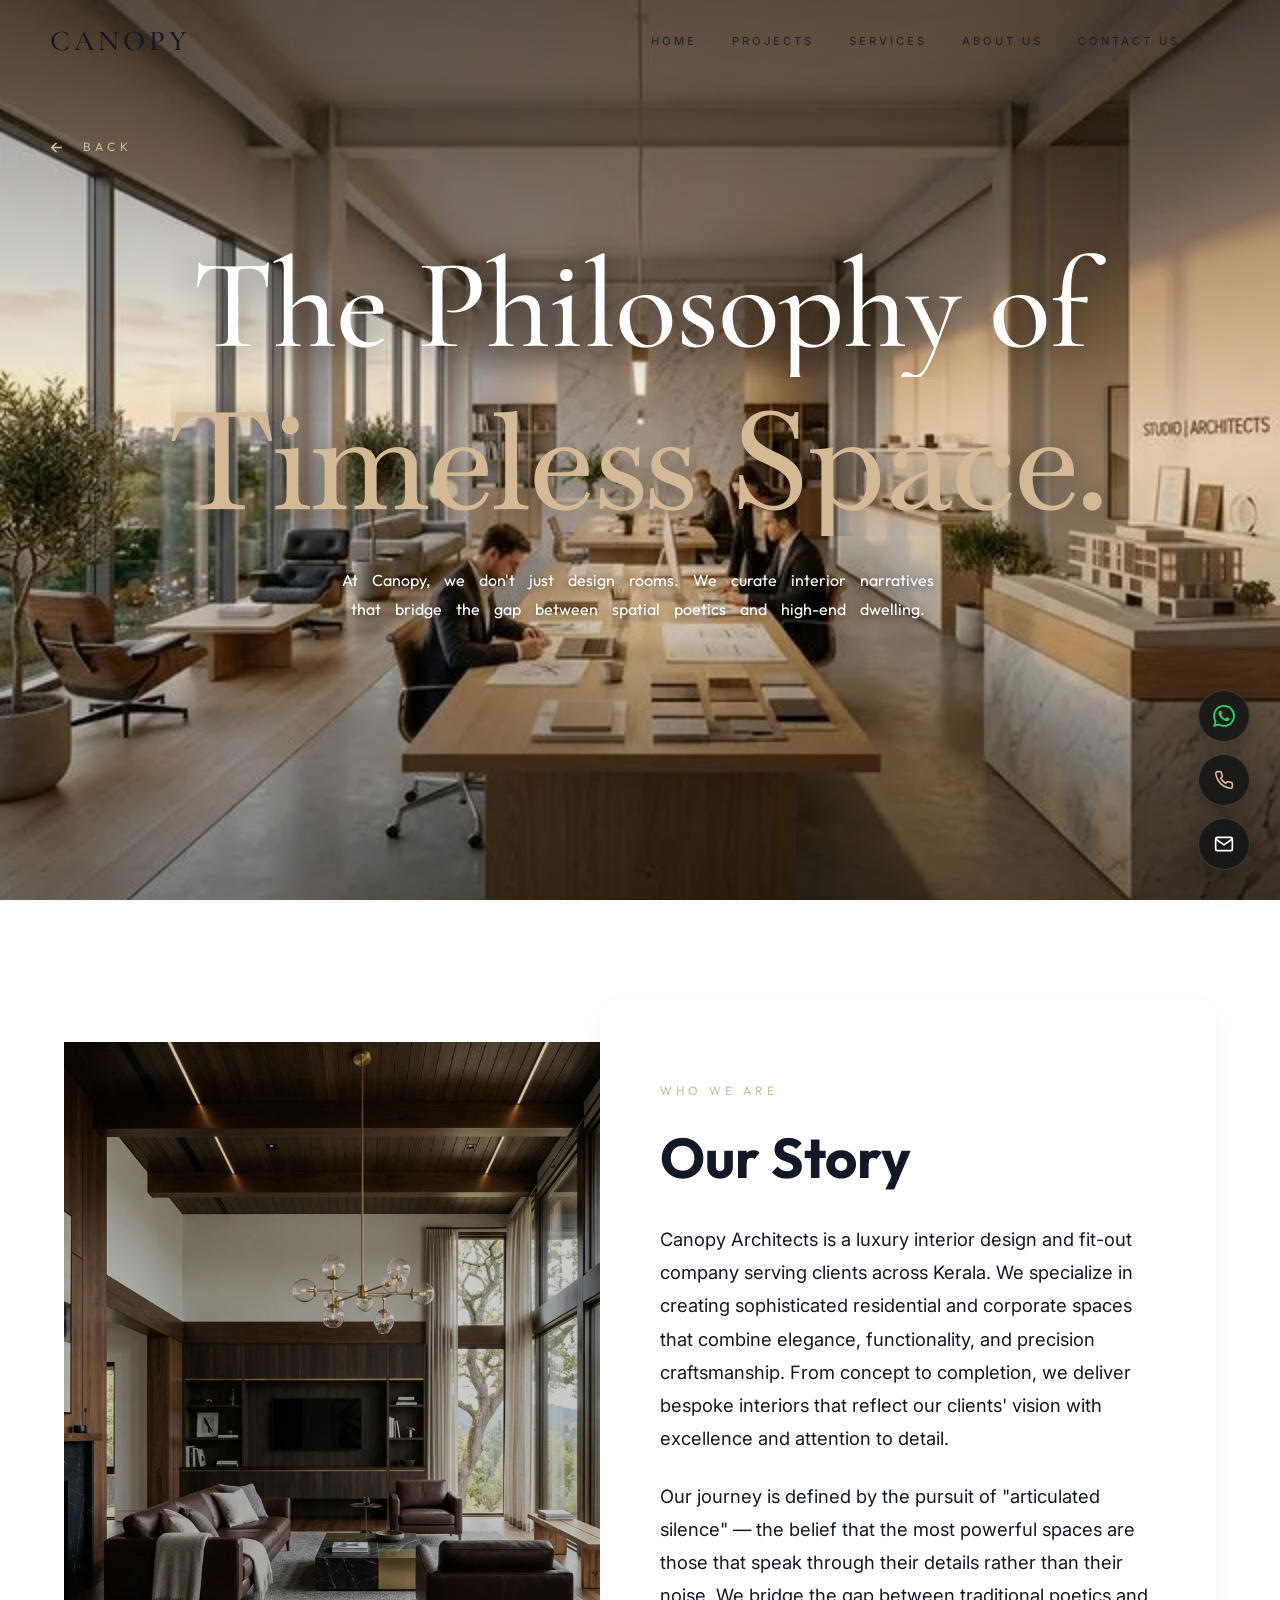
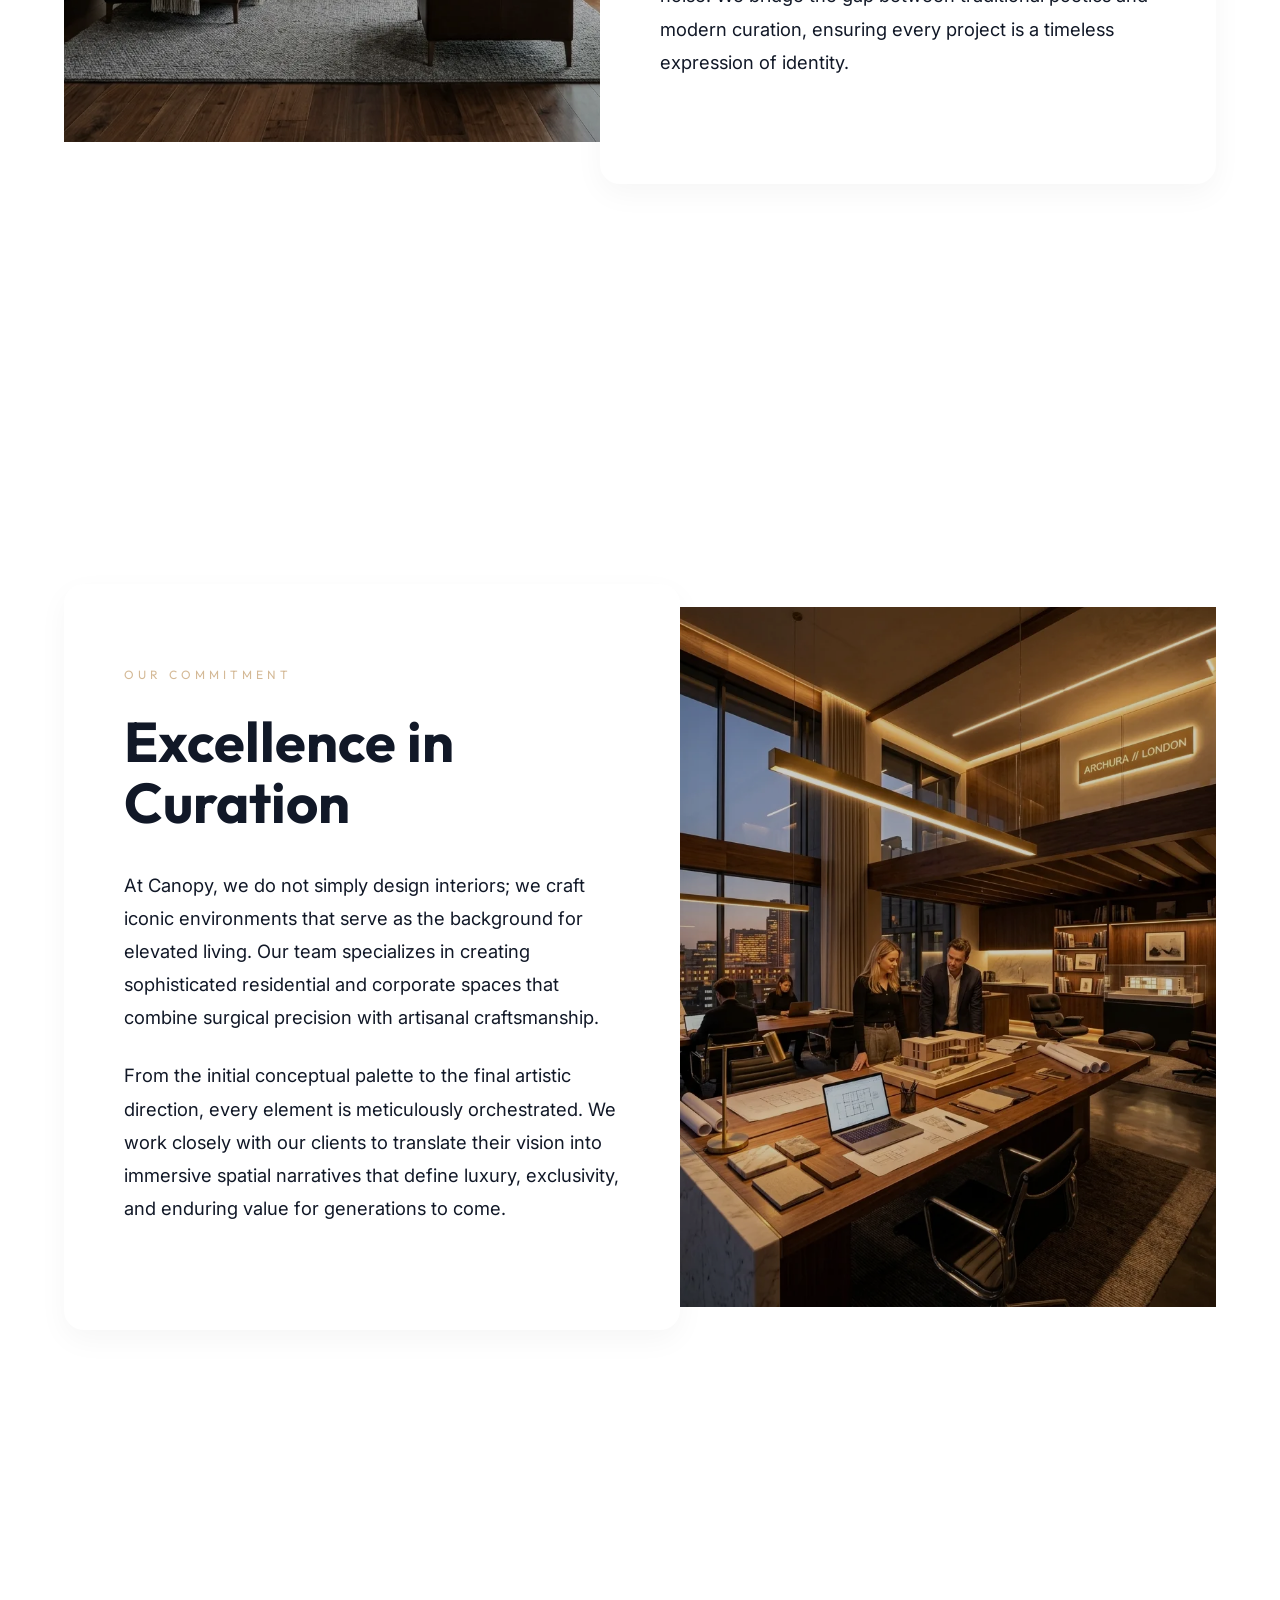
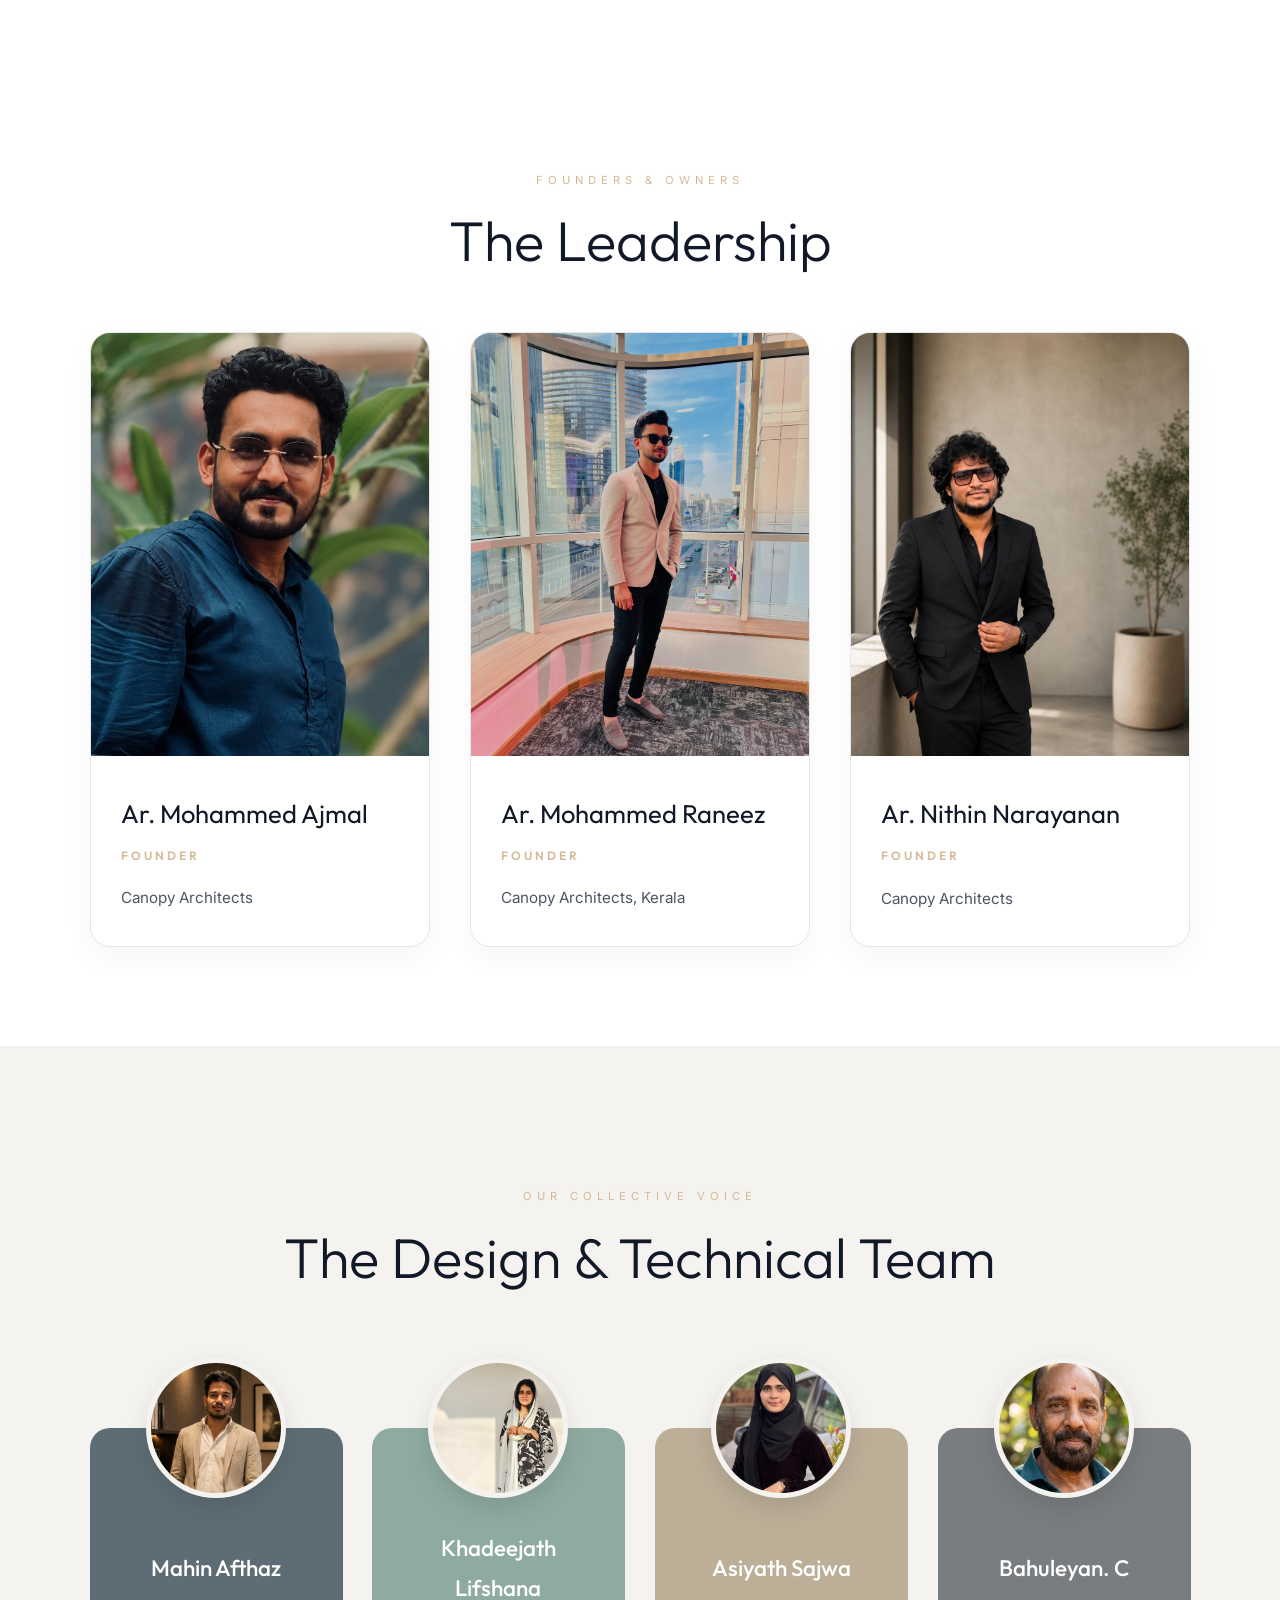
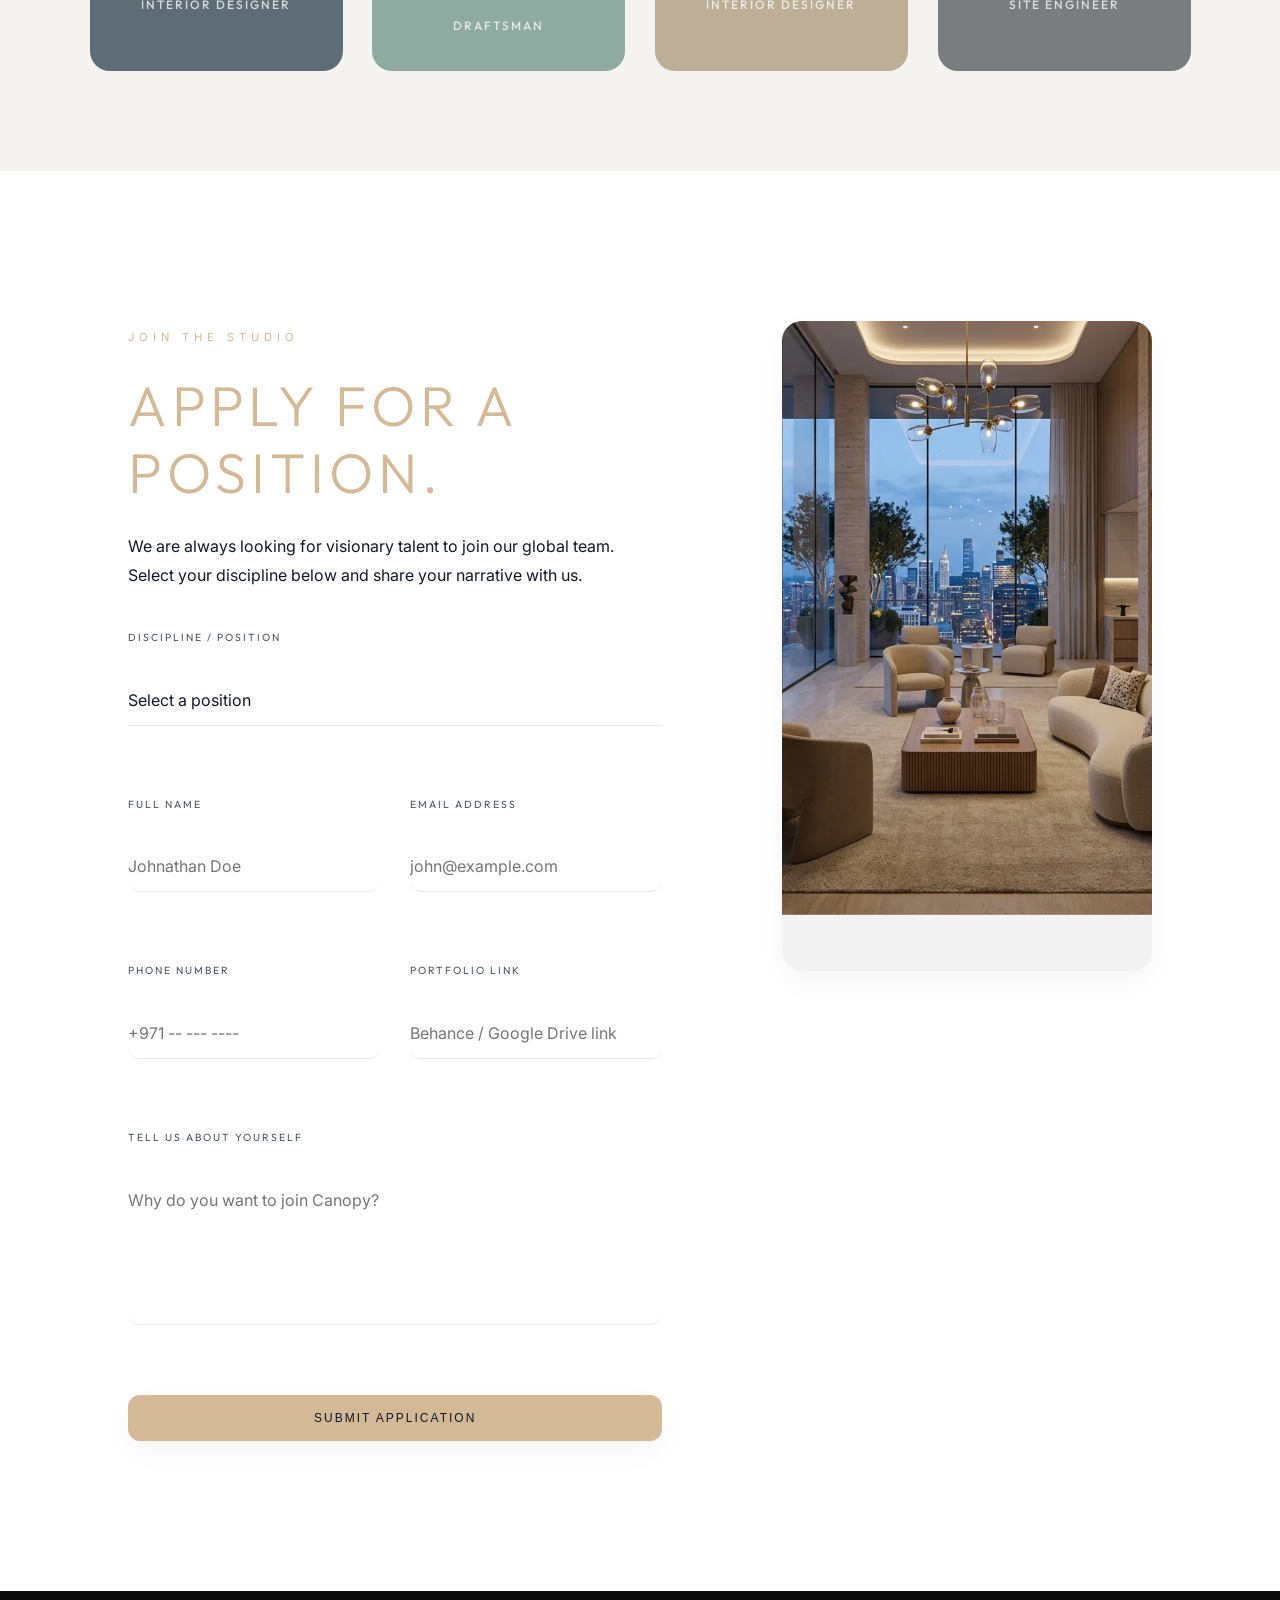
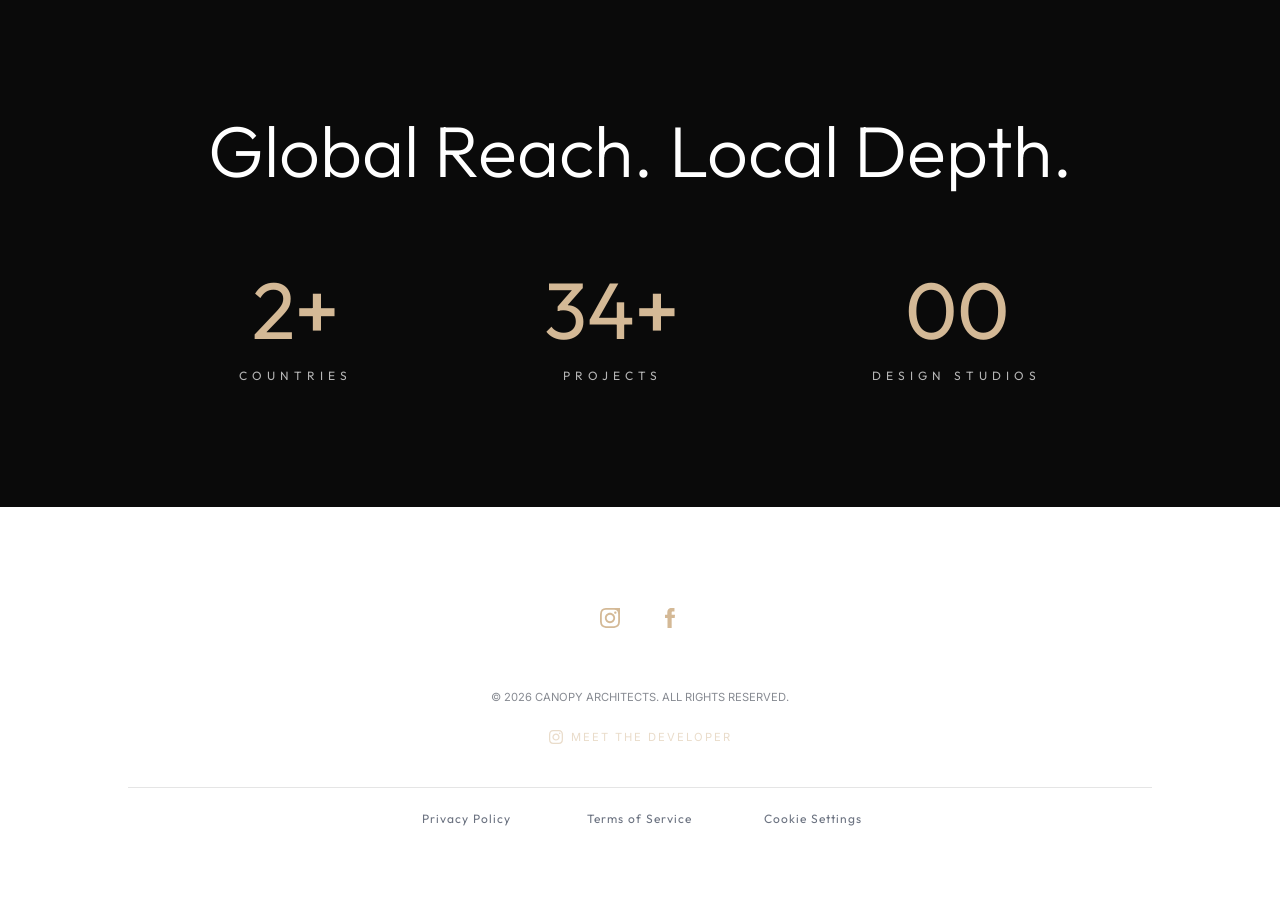
<file: about.html>
<!DOCTYPE html>
<html lang="en">
<head>
    <meta charset="UTF-8">
    <meta name="viewport" content="width=device-width, initial-scale=1.0">
    <meta name="color-scheme" content="light">
    <title>About Us | Canopy Architects</title>
    <link rel="stylesheet" href="style.css">
    <link rel="stylesheet" href="careers.css">
    <script src="assets/lenis.min.js"></script>
</head>
<body>



    <header>
        <a href="index.html" class="logo">Canopy</a>
        <nav class="desktop-nav">
            <a href="index.html">Home</a>
            <a href="portfolio.html">Projects</a>
            <a href="services.html">Services</a>
            <a href="about.html">About Us</a>
            <a href="contact.html">Contact Us</a>
        </nav>
        <div class="menu-toggle" id="menuToggle">
            <span></span>
            <span></span>
            <span></span>
        </div>
    </header>

    <div class="menu-overlay" id="menuOverlay">
        <div class="back-to-site" id="menuCloseBtn">BACK</div>
        <ul class="menu-links">
            <li><a href="index.html" data-text="Home">Home</a></li>
            <li><a href="portfolio.html" data-text="Projects">Projects</a></li>
            <li><a href="services.html" data-text="Services">Services</a></li>
            <li><a href="about.html" data-text="About Us">About Us</a></li>
            <li><a href="contact.html" data-text="Contact">Contact</a></li>
        </ul>
    </div>

    <main>
        <a href="index.html" class="page-back-link"><span>&larr;</span> BACK</a>
        <section class="hero dark" style="min-height: 80vh;">
            <div class="hero-bg">
                <img src="./assets/about_hero.webp" alt="About Hero" style="width: 100%; height: 100%; object-fit: cover; opacity: 1;">
            </div>
            <h1 class="reveal">
                <span class="masked-wrap"><span class="masked-reveal">The Philosophy of</span></span>
                <span class="masked-wrap"><span class="masked-reveal script">Timeless Space.</span></span>
            </h1>
            <p class="hero-sub reveal cascade-text">At Canopy, we don't just design rooms. We curate interior narratives that bridge the gap between spatial poetics and high-end dwelling.</p>
        </section>

        <section class="about-narrative-section white">
            <!-- Section 1: Our Story -->
            <div class="narrative-container reveal">
                <div class="narrative-img-box">
                    <img src="assets/about_story.webp" alt="Luxury Living Concept">
                </div>
                <div class="narrative-text-card">
                    <span class="narrative-label">WHO WE ARE</span>
                    <h2 class="narrative-title">Our Story</h2>
                    <p class="narrative-para">Canopy Architects is a luxury interior design and fit-out company serving clients across Kerala. We specialize in creating sophisticated residential and corporate spaces that combine elegance, functionality, and precision craftsmanship. From concept to completion, we deliver bespoke interiors that reflect our clients' vision with excellence and attention to detail.</p>
                    <p class="narrative-para">Our journey is defined by the pursuit of "articulated silence" &mdash; the belief that the most powerful spaces are those that speak through their details rather than their noise. We bridge the gap between traditional poetics and modern curation, ensuring every project is a timeless expression of identity.</p>
                </div>
            </div>
        </section>

        <section class="about-narrative-section bg-soft">
            <!-- Section 2: Why Canopy -->
            <div class="narrative-container reverse reveal">
                <div class="narrative-img-box">
                    <img src="assets/about_why.webp" alt="Design Studio Excellence">
                </div>
                <div class="narrative-text-card">
                    <span class="narrative-label">OUR COMMITMENT</span>
                    <h2 class="narrative-title">Excellence in Curation</h2>
                    <p class="narrative-para">At Canopy, we do not simply design interiors; we craft iconic environments that serve as the background for elevated living. Our team specializes in creating sophisticated residential and corporate spaces that combine surgical precision with artisanal craftsmanship.</p>
                    <p class="narrative-para">From the initial conceptual palette to the final artistic direction, every element is meticulously orchestrated. We work closely with our clients to translate their vision into immersive spatial narratives that define luxury, exclusivity, and enduring value for generations to come.</p>
                </div>
            </div>
        </section>

        <!-- Founders Section -->
        <section class="team-section white">
            <div class="team-container">
                <span class="section-tag center reveal">FOUNDERS & OWNERS</span>
                <h2 class="team-section-title reveal">The Leadership</h2>
                
                <div class="founders-grid">
                    <!-- Founder 1 -->
                    <div class="team-card founder-card reveal">
                        <div class="team-img-container">
                            <img src="assets/ajmal.jpeg" alt="Ar. Mohammed Ajmal - Founder">
                        </div>
                        <div class="team-info">
                            <h3>Ar. Mohammed Ajmal</h3>
                            <span class="team-role">Founder</span>
                            <p class="team-bio">Canopy Architects</p>
                        </div>
                    </div>
                    
                    <!-- Founder 2 -->
                    <div class="team-card founder-card reveal">
                        <div class="team-img-container">
                            <img src="assets/raneez.jpeg" alt="Ar. Mohammed Raneez - Founder">
                        </div>
                        <div class="team-info">
                            <h3>Ar. Mohammed Raneez</h3>
                            <span class="team-role">Founder</span>
                            <p class="team-bio">Canopy Architects, Kerala</p>
                        </div>
                    </div>

                    <!-- Founder 3 -->
                    <div class="team-card founder-card reveal">
                        <div class="team-img-container">
                            <img src="assets/nithin.jpeg" alt="Ar. Nithin Narayanan - Founder">
                        </div>
                        <div class="team-info">
                            <h3>Ar. Nithin Narayanan</h3>
                            <span class="team-role">Founder</span>
                            <p class="team-bio">Canopy Architects</p>
                        </div>
                    </div>
                </div>
            </div>
        </section>

        <!-- Staff Section -->
        <section class="team-section bg-soft">
            <div class="team-container">
                <span class="section-tag center reveal">OUR COLLECTIVE VOICE</span>
                <h2 class="team-section-title reveal">The Design & Technical Team</h2>
                
                <div class="staff-grid">
                    <!-- Staff 1 -->
                    <div class="team-card staff-card staff-color-1 reveal">
                        <div class="team-img-container">
                            <img src="assets/mahin_afthaz.jpeg" alt="Mahin Afthaz">
                        </div>
                        <div class="team-info">
                            <h3>Mahin Afthaz</h3>
                            <span class="team-role">Interior Designer</span>
                        </div>
                    </div>

                    <!-- Staff 2 -->
                    <div class="team-card staff-card staff-color-2 reveal">
                        <div class="team-img-container">
                            <img src="assets/khadeejath_lifshana.jpeg" alt="Khadeejath Lifshana">
                        </div>
                        <div class="team-info">
                            <h3>Khadeejath Lifshana</h3>
                            <span class="team-role">Draftsman</span>
                        </div>
                    </div>

                    <!-- Staff 3 -->
                    <div class="team-card staff-card staff-color-3 reveal">
                        <div class="team-img-container">
                            <img src="assets/asiyath_sajwa.jpeg" alt="Asiyath Sajwa">
                        </div>
                        <div class="team-info">
                            <h3>Asiyath Sajwa</h3>
                            <span class="team-role">Interior Designer</span>
                        </div>
                    </div>

                    <!-- Staff 4 -->
                    <div class="team-card staff-card staff-color-4 reveal">
                        <div class="team-img-container">
                            <img src="assets/bahuleyan_c.jpeg" alt="Bahuleyan. C" style="object-position: center center;">
                        </div>
                        <div class="team-info">
                            <h3>Bahuleyan. C</h3>
                            <span class="team-role">Site Engineer</span>
                        </div>
                    </div>
                </div>
            </div>
        </section>

        <!-- Application / Careers Section -->
        <section class="application-section section-padding white" id="careers">
            <div class="container">
                <div class="application-split reveal">
                    <div class="application-form-area">
                        <span class="section-tag reveal">JOIN THE STUDIO</span>
                        <h2 class="section-title reveal">Apply for a <span class="script">Position.</span></h2>
                        <p class="section-description reveal" style="max-width: 100%; margin-bottom: 40px; text-align: left;">We are always looking for visionary talent to join our global team. Select your discipline below and share your narrative with us.</p>
                        
                        <form id="careersForm" class="inquiry-form inline-form reveal">
                            <div class="form-group">
                                <label>DISCIPLINE / POSITION</label>
                                <select id="career_position" required>
                                    <option value="" disabled selected>Select a position</option>
                                    <option value="Senior Interior Designer">Senior Interior Designer</option>
                                    <option value="3D Visualizer">3D Visualizer</option>
                                    <option value="Interior Architect">Interior Architect</option>
                                    <option value="Junior Design Analyst">Junior Design Analyst</option>
                                    <option value="Internship (General)">Internship (General)</option>
                                </select>
                            </div>
                            <div class="form-row">
                                <div class="form-group">
                                    <label>FULL NAME</label>
                                    <input type="text" id="career_name" placeholder="Johnathan Doe" required>
                                </div>
                                <div class="form-group">
                                    <label>EMAIL ADDRESS</label>
                                    <input type="email" id="career_email" placeholder="john@example.com" required>
                                </div>
                            </div>
                            <div class="form-row">
                                <div class="form-group">
                                    <label>PHONE NUMBER</label>
                                    <input type="tel" id="career_phone" placeholder="+971 -- --- ----" required>
                                </div>
                                <div class="form-group">
                                    <label>PORTFOLIO LINK</label>
                                    <input type="url" id="career_portfolio" placeholder="Behance / Google Drive link" required>
                                </div>
                            </div>
                            <div class="form-group">
                                <label>TELL US ABOUT YOURSELF</label>
                                <textarea id="career_message" placeholder="Why do you want to join Canopy?"></textarea>
                            </div>
                            
                            <button type="submit" class="btn primary" style="width: 100%;" id="submitBtn">
                                <span class="btn-text">SUBMIT APPLICATION</span>
                                <div class="btn-loader"></div>
                            </button>
                        </form>
                    </div>

                    <div class="application-visual reveal">
                        <div class="visual-wrap">
                            <img src="assets/about_intro_render.webp" alt="Canopy Studio Life" class="parallax-img">
                            <div class="visual-overlay"></div>
                        </div>
                    </div>
                </div>
            </div>
        </section>

        <section class="stats-section">
            <div class="reveal" style="text-align: center;">
                <h3 class="stats-title">Global Reach. Local Depth.</h3>
                <div class="stats-grid">
                    <div class="stat-item">
                        <p class="stat-num"><span class="stat-counter" data-target="12">0</span><span class="plus-fix">+</span></p>
                        <p class="stat-label">Countries</p>
                    </div>
                    <div class="stat-item">
                        <p class="stat-num"><span class="stat-counter" data-target="150">0</span><span class="plus-fix">+</span></p>
                        <p class="stat-label">Projects</p>
                    </div>
                    <div class="stat-item">
                        <p class="stat-num"><span class="stat-counter" data-target="2">0</span></p>
                        <p class="stat-label">Design Studios</p>
                    </div>
                </div>
            </div>
        </section>

        <footer>
            <div class="social-links">
                <div class="instagram-wrapper">
                    <a href="javascript:void(0)" aria-label="Instagram">
                        <svg viewBox="0 0 24 24" width="20" height="20" fill="currentColor"><path d="M12 2.163c3.204 0 3.584.012 4.85.07 3.252.148 4.771 1.691 4.919 4.919.058 1.265.069 1.645.069 4.849 0 3.205-.012 3.584-.069 4.849-.149 3.225-1.664 4.771-4.919 4.919-1.266.058-1.644.07-4.85.07-3.204 0-3.584-.012-4.849-.07-3.26-.149-4.771-1.699-4.919-4.92-.058-1.265-.07-1.644-.07-4.849 0-3.204.013-3.583.07-4.849.149-3.227 1.664-4.771 4.919-4.919 1.266-.057 1.645-.069 4.849-.069zm0-2.163c-3.259 0-3.667.014-4.947.072-4.358.2-6.78 2.618-6.98 6.98-.059 1.281-.073 1.689-.073 4.948 0 3.259.014 3.668.072 4.948.2 4.358 2.618 6.78 6.98 6.98 1.281.058 1.689.072 4.948.072 3.259 0 3.668-.014 4.948-.072 4.354-.2 6.782-2.618 6.979-6.98.059-1.28.073-1.689.073-4.948 0-3.259-.014-3.667-.072-4.948.2 4.358 2.618 6.78 6.98 6.98 1.281.058 1.689.072 4.948.072 3.259 0 3.668-.014 4.948-.072 4.354-.2 6.782-2.618 6.979-6.98.059-1.28.073-1.689.073-4.948 0-3.259-.014-3.667-.072-4.947-.196-4.354-2.617-6.78-6.979-6.98-1.281-.059-1.69-.073-4.949-.073zm0 5.838c-3.403 0-6.162 2.759-6.162 6.162s2.759 6.163 6.162 6.163 6.162-2.759 6.162-6.163-2.759-6.162-6.162-6.162zm0 10.162c-2.209 0-4-1.79-4-4 0-2.209 1.791-4 4-4s4 1.791 4 4c0 2.21-1.791 4-4 4zm6.406-11.845c-.796 0-1.441.645-1.441 1.44s.645 1.44 1.441 1.44c.795 0 1.439-.645 1.439-1.44s-.644-1.44-1.439-1.44z"/></svg>
                    </a>
                    <div class="insta-dropdown">
                        <a href="https://www.instagram.com/canopy_company?igsh=MW9weWg5a3Y2YWJnZA==" target="_blank">Canopy Kerala</a>
                    </div>
                </div>
                <a href="#" aria-label="Facebook"><svg viewBox="0 0 24 24" width="20" height="20" fill="currentColor"><path d="M9 8h-3v4h3v12h5v-12h3.642l.358-4h-4v-2.201c0-1.137.272-1.532 1.134-1.532h2.224v-4.267c-.383-.051-1.694-.163-3.221-.163-3.189 0-5.388 1.948-5.388 5.514v2.651z"/></svg></a></div>
            <p style="font-size: 0.7rem; opacity: 0.5; margin-top: 50px;">&copy; 2026 CANOPY ARCHITECTS. ALL RIGHTS RESERVED.</p>
            <div style="margin-top: 20px; display: flex; align-items: center; justify-content: center; gap: 10px; font-size: 0.7rem; opacity: 0.5; letter-spacing: 2px;">
                <a href="https://www.instagram.com/intellex.web" target="_blank" style="color: var(--accent-color); text-decoration: none; display: flex; align-items: center; gap: 8px;">
                    <svg viewBox="0 0 24 24" width="14" height="14" fill="currentColor"><path d="M12 2.163c3.204 0 3.584.012 4.85.07 3.252.148 4.771 1.691 4.919 4.919.058 1.265.069 1.645.069 4.849 0 3.205-.012 3.584-.069 4.849-.149 3.225-1.664 4.771-4.919 4.919-1.266.058-1.644.07-4.85.07-3.204 0-3.584-.012-4.849-.07-3.26-.149-4.771-1.699-4.919-4.92-.058-1.265-.07-1.644-.07-4.849 0-3.204.013-3.583.07-4.849.149-3.227 1.664-4.771 4.919-4.919 1.266-.057 1.645-.069 4.849-.069zm0-2.163c-3.259 0-3.667.014-4.947.072-4.358.2-6.78 2.618-6.98 6.98-.059 1.281-.073 1.689-.073 4.948 0 3.259.014 3.668.072 4.948.2 4.358 2.618 6.78 6.98 6.98 1.281.058 1.689.072 4.948.072 3.259 0 3.668-.014 4.948-.072 4.354-.2 6.782-2.618 6.979-6.98.059-1.28.073-1.689.073-4.948 0-3.259-.014-3.667-.072-4.947-.196-4.354-2.617-6.78-6.979-6.98-1.281-.059-1.69-.073-4.949-.073zm0 5.838c-3.403 0-6.162 2.759-6.162 6.162s2.759 6.163 6.162 6.163 6.162-2.759 6.162-6.163-2.759-6.162-6.162-6.162zm0 10.162c-2.209 0-4-1.79-4-4 0-2.209 1.791-4 4-4s4 1.791 4 4c0 2.21-1.791 4-4 4zm6.406-11.845c-.796 0-1.441.645-1.441 1.44s.645 1.44 1.441 1.44c.795 0 1.439-.645 1.439-1.44s-.644-1.44-1.439-1.44z"/></svg>
                    MEET THE DEVELOPER
                </a>
            </div>
            <hr class="footer-divider">
            <div class="footer-legal">
                <a href="#">Privacy Policy</a>
                <a href="#">Terms of Service</a>
                <a href="#">Cookie Settings</a>
            </div>
        </footer>
    </main>

    <!-- Vertical Floating Actions Stack -->
    <div class="floating-actions-stack">
        <!-- WhatsApp -->
        <a href="https://wa.me/971563451439" target="_blank" class="float-btn float-whatsapp" aria-label="WhatsApp Us" data-tooltip="WhatsApp">
            <svg viewBox="0 0 24 24" width="22" height="22" fill="currentColor"><path d="M17.472 14.382c-.297-.149-1.758-.867-2.03-.967-.273-.099-.471-.148-.67.15-.197.297-.767.966-.94 1.164-.173.199-.347.223-.644.075-.297-.15-1.255-.463-2.39-1.475-.883-.788-1.48-1.761-1.653-2.059-.173-.297-.018-.458.13-.606.134-.133.298-.347.446-.52.149-.174.198-.298.298-.497.099-.198.05-.371-.025-.52-.075-.149-.669-1.612-.916-2.207-.242-.579-.487-.5-.669-.51-.173-.008-.371-.01-.57-.01-.198 0-.52.074-.792.372-.272.297-1.04 1.016-1.04 2.479 0 1.462 1.065 2.875 1.213 3.074.149.198 2.096 3.2 5.077 4.487.709.306 1.262.489 1.694.625.712.227 1.36.195 1.871.118.571-.085 1.758-.719 2.006-1.413.248-.694.248-1.289.173-1.413-.074-.124-.272-.198-.57-.347m-5.421 7.403h-.004a9.87 9.87 0 01-5.031-1.378l-.361-.214-3.741.982.998-3.648-.235-.374a9.86 9.86 0 01-1.51-5.26c.001-5.45 4.436-9.884 9.888-9.884 2.64 0 5.122 1.03 6.988 2.898a9.825 9.825 0 012.893 6.994c-.003 5.45-4.437 9.884-9.885 9.884m8.411-18.297A11.815 11.815 0 0012.05 0C5.495 0 .16 5.335.157 11.892c0 2.096.547 4.142 1.588 5.945L.057 24l6.305-1.654a11.882 11.882 0 005.683 1.448h.005c6.554 0 11.89-5.335 11.893-11.893a11.821 11.821 0 00-3.48-8.413Z"/></svg>
        </a>
        <!-- Direct Call -->
        <a href="tel:+918089231332" class="float-btn float-call" aria-label="Call Us" data-tooltip="Call +91 80892 31332">
            <svg viewBox="0 0 24 24" width="20" height="20" fill="none" stroke="currentColor" stroke-width="2"><path d="M22 16.92v3a2 2 0 0 1-2.18 2 19.79 19.79 0 0 1-8.63-3.07 19.5 19.5 0 0 1-6-6 19.79 19.79 0 0 1-3.07-8.67A2 2 0 0 1 4.11 2h3a2 2 0 0 1 2 1.72 12.84 12.84 0 0 0 .7 2.81 2 2 0 0 1-.45 2.11L8.09 9.91a16 16 0 0 0 6 6l1.27-1.27a2 2 0 0 1 2.11-.45 12.84 12.84 0 0 0 2.81.7A2 2 0 0 1 22 16.92z"/></svg>
        </a>
        <!-- Email -->
        <a href="mailto:hello@canopy.ae" class="float-btn float-email" aria-label="Email Us" data-tooltip="hello@canopy.ae">
            <svg viewBox="0 0 24 24" width="20" height="20" fill="none" stroke="currentColor" stroke-width="2"><path d="M4 4h16c1.1 0 2 .9 2 2v12c0 1.1-.9 2-2 2H4c-1.1 0-2-.9-2-2V6c0-1.1.9-2 2-2z"/><polyline points="22,6 12,13 2,6"/></svg>
        </a>
    </div>

    <script src="script.js"></script>
    <script src="careers.js"></script>
</body>
</html>
</file>
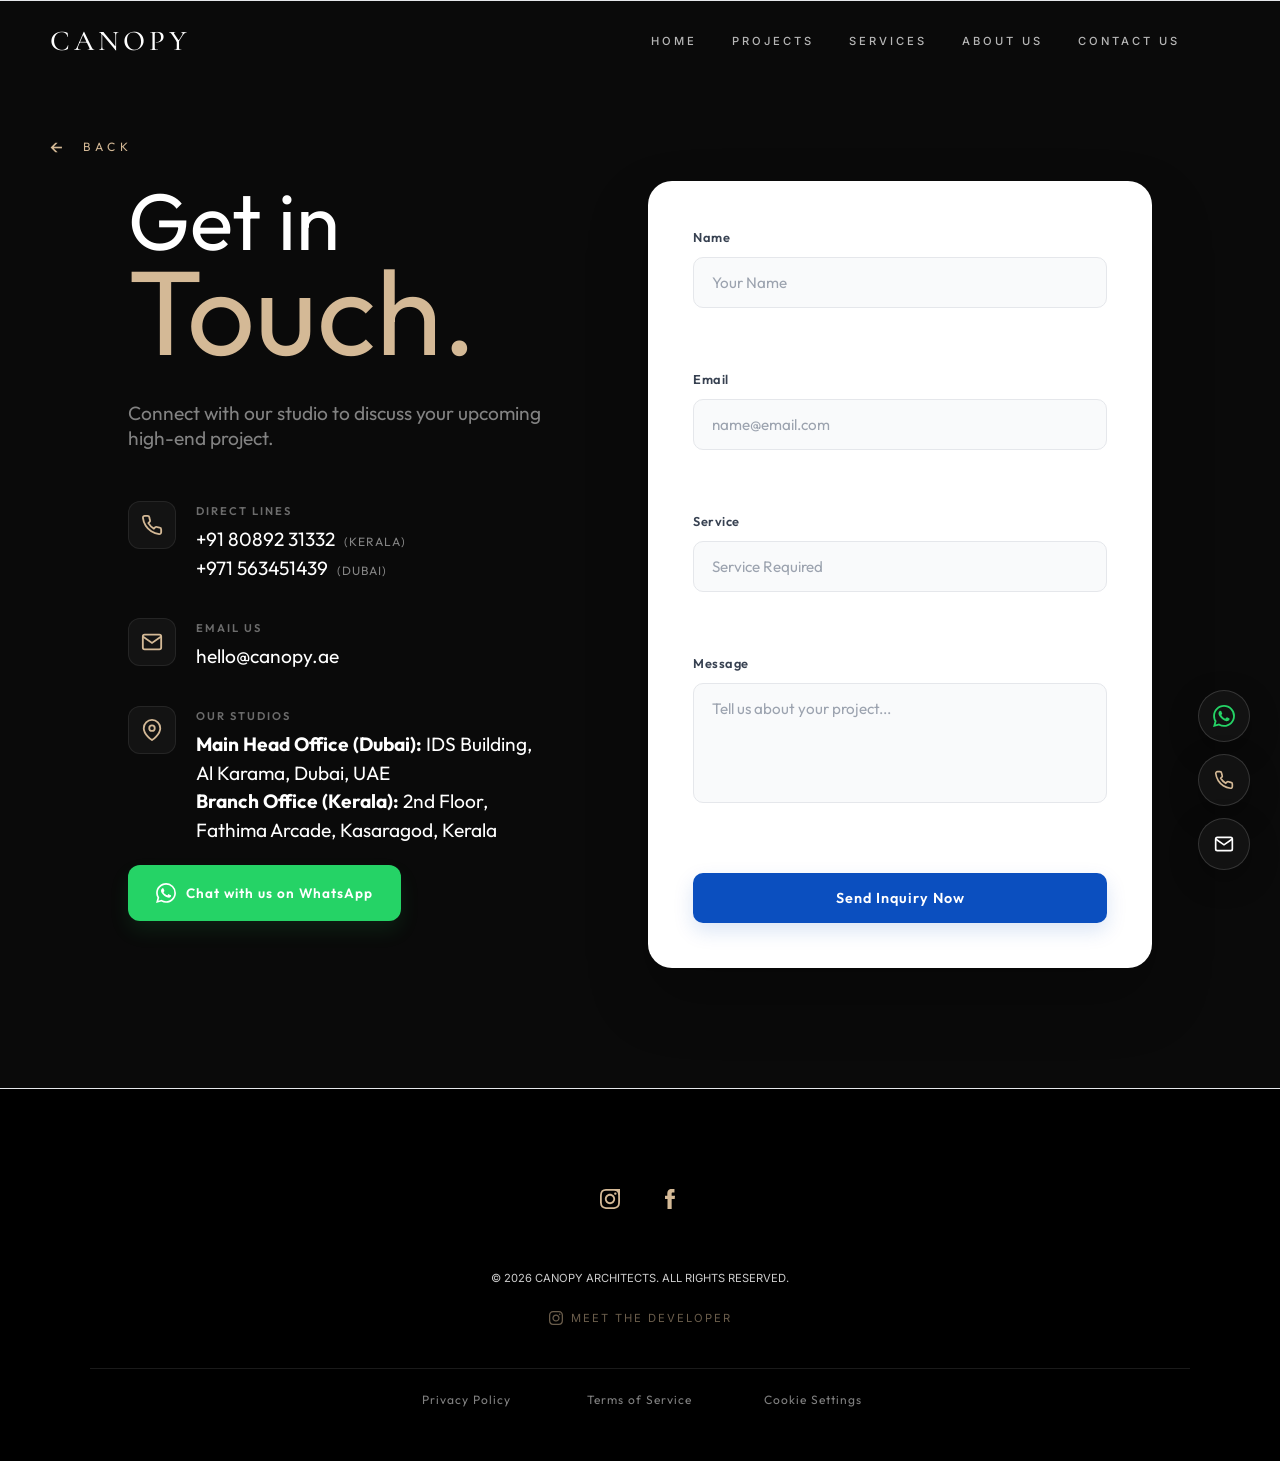
<file: contact.html>
<!DOCTYPE html>
<html lang="en">
<head>
    <meta charset="UTF-8">
    <meta name="viewport" content="width=device-width, initial-scale=1.0">
    <meta name="color-scheme" content="light">
    <meta name="format-detection" content="telephone=no">
    <title>Contact Us | Canopy Architects</title>
    <link rel="stylesheet" href="style.css">
    <script src="assets/lenis.min.js"></script>
</head>
<body>


    <header class="header-over-dark">
        <a href="index.html" class="logo">Canopy</a>
        <nav class="desktop-nav">
            <a href="index.html">Home</a>
            <a href="portfolio.html">Projects</a>
            <a href="services.html">Services</a>
            <a href="about.html">About Us</a>
            <a href="contact.html">Contact Us</a>
        </nav>
        <div class="menu-toggle" id="menuToggle">
            <span></span>
            <span></span>
            <span></span>
        </div>
    </header>

    <div class="menu-overlay" id="menuOverlay">
        <div class="back-to-site" id="menuCloseBtn">BACK</div>
        <ul class="menu-links">
            <li><a href="index.html" data-text="Home">Home</a></li>
            <li><a href="portfolio.html" data-text="Projects">Projects</a></li>
            <li><a href="services.html" data-text="Services">Services</a></li>
            <li><a href="about.html" data-text="About Us">About Us</a></li>
            <li><a href="contact.html" data-text="Contact">Contact</a></li>
        </ul>
    </div>

    <main>
        <a href="index.html" class="page-back-link"><span>&larr;</span> BACK</a>
        <section class="contact-section dark-theme">
            <div class="contact-container reveal">
                <div class="contact-left">
                    <h2 class="contact-title">Get in<br><span class="script">Touch.</span></h2>
                    <p class="contact-sub">Connect with our studio to discuss your upcoming high-end project.</p>
                    
                    <div class="contact-details-list">
                        <!-- Phone -->
                        <div class="contact-detail-item">
                            <div class="contact-detail-icon">
                                <svg viewBox="0 0 24 24" width="22" height="22" fill="none" stroke="currentColor" stroke-width="2"><path d="M22 16.92v3a2 2 0 0 1-2.18 2 19.79 19.79 0 0 1-8.63-3.07 19.5 19.5 0 0 1-6-6 19.79 19.79 0 0 1-3.07-8.67A2 2 0 0 1 4.11 2h3a2 2 0 0 1 2 1.72 12.84 12.84 0 0 0 .7 2.81 2 2 0 0 1-.45 2.11L8.09 9.91a16 16 0 0 0 6 6l1.27-1.27a2 2 0 0 1 2.11-.45 12.84 12.84 0 0 0 2.81.7A2 2 0 0 1 22 16.92z"/></svg>
                            </div>
                            <div class="contact-detail-info">
                                <span class="contact-detail-label">Direct Lines</span>
                                <span class="contact-detail-value">
                                    <a href="tel:+918089231332">+91 80892 31332</a> <span class="loc-tag">(KERALA)</span><br>
                                    <a href="tel:+971563451439">+971 563451439</a> <span class="loc-tag">(DUBAI)</span>
                                </span>
                            </div>
                        </div>

                        <!-- Email -->
                        <div class="contact-detail-item">
                            <div class="contact-detail-icon">
                                <svg viewBox="0 0 24 24" width="22" height="22" fill="none" stroke="currentColor" stroke-width="2"><path d="M4 4h16c1.1 0 2 .9 2 2v12c0 1.1-.9 2-2 2H4c-1.1 0-2-.9-2-2V6c0-1.1.9-2 2-2z"/><polyline points="22,6 12,13 2,6"/></svg>
                            </div>
                            <div class="contact-detail-info">
                                <span class="contact-detail-label">Email Us</span>
                                <span class="contact-detail-value"><a href="mailto:hello@canopy.ae">hello@canopy.ae</a></span>
                            </div>
                        </div>

                        <!-- Visit Us -->
                        <div class="contact-detail-item">
                            <div class="contact-detail-icon">
                                <svg viewBox="0 0 24 24" width="22" height="22" fill="none" stroke="currentColor" stroke-width="2"><path d="M21 10c0 7-9 13-9 13s-9-6-9-13a9 9 0 0 1 18 0z"/><circle cx="12" cy="10" r="3"/></svg>
                            </div>
                            <div class="contact-detail-info">
                                <span class="contact-detail-label">Our Studios</span>
                                <span class="contact-detail-value">
                                    <strong>Main Head Office (Dubai):</strong> IDS Building, Al Karama, Dubai, UAE<br>
                                    <strong>Branch Office (Kerala):</strong> 2nd Floor, Fathima Arcade, Kasaragod, Kerala
                                </span>
                            </div>
                        </div>
                    </div>

                    <!-- WhatsApp Button -->
                    <a href="https://wa.me/918089231332" target="_blank" class="whatsapp-btn" style="margin-top: 20px;">
                        <svg viewBox="0 0 24 24" width="20" height="20" fill="currentColor" style="vertical-align: middle;"><path d="M17.472 14.382c-.297-.149-1.758-.867-2.03-.967-.273-.099-.471-.148-.67.15-.197.297-.767.966-.94 1.164-.173.199-.347.223-.644.075-.297-.15-1.255-.463-2.39-1.475-.883-.788-1.48-1.761-1.653-2.059-.173-.297-.018-.458.13-.606.134-.133.298-.347.446-.52.149-.174.198-.298.298-.497.099-.198.05-.371-.025-.52-.075-.149-.669-1.612-.916-2.207-.242-.579-.487-.5-.669-.51-.173-.008-.371-.01-.57-.01-.198 0-.52.074-.792.372-.272.297-1.04 1.016-1.04 2.479 0 1.462 1.065 2.875 1.213 3.074.149.198 2.096 3.2 5.077 4.487.709.306 1.262.489 1.694.625.712.227 1.36.195 1.871.118.571-.085 1.758-.719 2.006-1.413.248-.694.248-1.289.173-1.413-.074-.124-.272-.198-.57-.347m-5.421 7.403h-.004a9.87 9.87 0 01-5.031-1.378l-.361-.214-3.741.982.998-3.648-.235-.374a9.86 9.86 0 01-1.51-5.26c.001-5.45 4.436-9.884 9.888-9.884 2.64 0 5.122 1.03 6.988 2.898a9.825 9.825 0 012.893 6.994c-.003 5.45-4.437 9.884-9.885 9.884m8.411-18.297A11.815 11.815 0 0012.05 0C5.495 0 .16 5.335.157 11.892c0 2.096.547 4.142 1.588 5.945L.057 24l6.305-1.654a11.882 11.882 0 005.683 1.448h.005c6.554 0 11.89-5.335 11.893-11.893a11.821 11.821 0 00-3.48-8.413Z"/></svg>
                        <span>Chat with us on WhatsApp</span>
                    </a>
                </div>

                <div class="contact-right">
                    <div class="contact-form-card">
                        <form class="inquiry-form">
                            <div class="form-group">
                                <label>Name</label>
                                <input type="text" placeholder="Your Name" required>
                            </div>
                            <div class="form-group">
                                <label>Email</label>
                                <input type="email" placeholder="name@email.com" required>
                            </div>
                            <div class="form-group">
                                <label>Service</label>
                                <input type="text" placeholder="Service Required">
                            </div>
                            <div class="form-group">
                                <label>Message</label>
                                <textarea placeholder="Tell us about your project..."></textarea>
                            </div>
                            <button type="submit" class="btn-solid">Send Inquiry Now</button>
                        </form>
                    </div>
                </div>
            </div>
        </section>

        <!-- Meet the Developer Footer -->
        <footer class="footer-refined" style="padding: 100px 7% 50px; text-align: center; border-top: 1px solid var(--divider);">
            <div class="social-links">
                <div class="instagram-wrapper">
                    <a href="javascript:void(0)" aria-label="Instagram">
                        <svg viewBox="0 0 24 24" width="20" height="20" fill="currentColor"><path d="M12 2.163c3.204 0 3.584.012 4.85.07 3.252.148 4.771 1.691 4.919 4.919.058 1.265.069 1.645.069 4.849 0 3.205-.012 3.584-.069 4.849-.149 3.225-1.664 4.771-4.919 4.919-1.266.058-1.644.07-4.85.07-3.204 0-3.584-.012-4.849-.07-3.26-.149-4.771-1.699-4.919-4.92-.058-1.265-.07-1.644-.07-4.849 0-3.204.013-3.583.07-4.849.149-3.227 1.664-4.771 4.919-4.919 1.266-.057 1.645-.069 4.849-.069zm0-2.163c-3.259 0-3.667.014-4.947.072-4.358.2-6.78 2.618-6.98 6.98-.059 1.281-.073 1.689-.073 4.948 0 3.259.014 3.668.072 4.948.2 4.358 2.618 6.78 6.98 6.98 1.281.058 1.689.072 4.948.072 3.259 0 3.668-.014 4.948-.072 4.354-.2 6.782-2.618 6.979-6.98.059-1.28.073-1.689.073-4.948 0-3.259-.014-3.667-.072-4.948.2 4.358 2.618 6.78 6.98 6.98 1.281.058 1.689.072 4.948.072 3.259 0 3.668-.014 4.948-.072 4.354-.2 6.782-2.618 6.979-6.98.059-1.28.073-1.689.073-4.948 0-3.259-.014-3.667-.072-4.947-.196-4.354-2.617-6.78-6.979-6.98-1.281-.059-1.69-.073-4.949-.073zm0 5.838c-3.403 0-6.162 2.759-6.162 6.162s2.759 6.163 6.162 6.163 6.162-2.759 6.162-6.163-2.759-6.162-6.162-6.162zm0 10.162c-2.209 0-4-1.79-4-4 0-2.209 1.791-4 4-4s4 1.791 4 4c0 2.21-1.791 4-4 4zm6.406-11.845c-.796 0-1.441.645-1.441 1.44s.645 1.44 1.441 1.44c.795 0 1.439-.645 1.439-1.44s-.644-1.44-1.439-1.44z"/></svg>
                    </a>
                    <div class="insta-dropdown">
                        <a href="https://www.instagram.com/canopy_company?igsh=MW9weWg5a3Y2YWJnZA==" target="_blank">Canopy Kerala</a>
                    </div>
                </div>
                <a href="#" aria-label="Facebook"><svg viewBox="0 0 24 24" width="20" height="20" fill="currentColor"><path d="M9 8h-3v4h3v12h5v-12h3.642l.358-4h-4v-2.201c0-1.137.272-1.532 1.134-1.532h2.224v-4.267c-.383-.051-1.694-.163-3.221-.163-3.189 0-5.388 1.948-5.388 5.514v2.651z"/></svg></a></div>
            <p style="font-size: 0.7rem; margin-top: 50px;">&copy; 2026 CANOPY ARCHITECTS. ALL RIGHTS RESERVED.</p>
            <div style="margin-top: 20px; display: flex; align-items: center; justify-content: center; gap: 10px; font-size: 0.7rem; opacity: 0.5; letter-spacing: 2px;">
                <a href="https://www.instagram.com/intellex.web" target="_blank" style="color: var(--accent-color); text-decoration: none; display: flex; align-items: center; gap: 8px;">
                    <svg viewBox="0 0 24 24" width="14" height="14" fill="currentColor"><path d="M12 2.163c3.204 0 3.584.012 4.85.07 3.252.148 4.771 1.691 4.919 4.919.058 1.265.069 1.645.069 4.849 0 3.205-.012 3.584-.069 4.849-.149 3.225-1.664 4.771-4.919 4.919-1.266.058-1.644.07-4.85.07-3.204 0-3.584-.012-4.849-.07-3.26-.149-4.771-1.699-4.919-4.92-.058-1.265-.07-1.644-.07-4.849 0-3.204.013-3.583.07-4.849.149-3.227 1.664-4.771 4.919-4.919 1.266-.057 1.645-.069 4.849-.069zm0-2.163c-3.259 0-3.667.014-4.947.072-4.358.2-6.78 2.618-6.98 6.98-.059 1.281-.073 1.689-.073 4.948 0 3.259.014 3.668.072 4.948.2 4.358 2.618 6.78 6.98 6.98 1.281.058 1.689.072 4.948.072 3.259 0 3.668-.014 4.948-.072 4.354-.2 6.782-2.618 6.979-6.98.059-1.28.073-1.689.073-4.948 0-3.259-.014-3.667-.072-4.947-.196-4.354-2.617-6.78-6.979-6.98-1.281-.059-1.69-.073-4.949-.073zm0 5.838c-3.403 0-6.162 2.759-6.162 6.162s2.759 6.163 6.162 6.163 6.162-2.759 6.162-6.163-2.759-6.162-6.162-6.162zm0 10.162c-2.209 0-4-1.79-4-4 0-2.209 1.791-4 4-4s4 1.791 4 4c0 2.21-1.791 4-4 4zm6.406-11.845c-.796 0-1.441.645-1.441 1.44s.645 1.44 1.441 1.44c.795 0 1.439-.645 1.439-1.44s-.644-1.44-1.439-1.44z"/></svg>
                    MEET THE DEVELOPER
                </a>
            </div>
            <hr class="footer-divider">
            <div class="footer-legal">
                <a href="#">Privacy Policy</a>
                <a href="#">Terms of Service</a>
                <a href="#">Cookie Settings</a>
            </div>
        </footer>
    </main>

    <!-- Vertical Floating Actions Stack -->
    <div class="floating-actions-stack">
        <!-- WhatsApp -->
        <a href="https://wa.me/971563451439" target="_blank" class="float-btn float-whatsapp" aria-label="WhatsApp Us" data-tooltip="WhatsApp">
            <svg viewBox="0 0 24 24" width="22" height="22" fill="currentColor"><path d="M17.472 14.382c-.297-.149-1.758-.867-2.03-.967-.273-.099-.471-.148-.67.15-.197.297-.767.966-.94 1.164-.173.199-.347.223-.644.075-.297-.15-1.255-.463-2.39-1.475-.883-.788-1.48-1.761-1.653-2.059-.173-.297-.018-.458.13-.606.134-.133.298-.347.446-.52.149-.174.198-.298.298-.497.099-.198.05-.371-.025-.52-.075-.149-.669-1.612-.916-2.207-.242-.579-.487-.5-.669-.51-.173-.008-.371-.01-.57-.01-.198 0-.52.074-.792.372-.272.297-1.04 1.016-1.04 2.479 0 1.462 1.065 2.875 1.213 3.074.149.198 2.096 3.2 5.077 4.487.709.306 1.262.489 1.694.625.712.227 1.36.195 1.871.118.571-.085 1.758-.719 2.006-1.413.248-.694.248-1.289.173-1.413-.074-.124-.272-.198-.57-.347m-5.421 7.403h-.004a9.87 9.87 0 01-5.031-1.378l-.361-.214-3.741.982.998-3.648-.235-.374a9.86 9.86 0 01-1.51-5.26c.001-5.45 4.436-9.884 9.888-9.884 2.64 0 5.122 1.03 6.988 2.898a9.825 9.825 0 012.893 6.994c-.003 5.45-4.437 9.884-9.885 9.884m8.411-18.297A11.815 11.815 0 0012.05 0C5.495 0 .16 5.335.157 11.892c0 2.096.547 4.142 1.588 5.945L.057 24l6.305-1.654a11.882 11.882 0 005.683 1.448h.005c6.554 0 11.89-5.335 11.893-11.893a11.821 11.821 0 00-3.48-8.413Z"/></svg>
        </a>
        <!-- Direct Call -->
        <a href="tel:+918089231332" class="float-btn float-call" aria-label="Call Us" data-tooltip="Call +91 80892 31332">
            <svg viewBox="0 0 24 24" width="20" height="20" fill="none" stroke="currentColor" stroke-width="2"><path d="M22 16.92v3a2 2 0 0 1-2.18 2 19.79 19.79 0 0 1-8.63-3.07 19.5 19.5 0 0 1-6-6 19.79 19.79 0 0 1-3.07-8.67A2 2 0 0 1 4.11 2h3a2 2 0 0 1 2 1.72 12.84 12.84 0 0 0 .7 2.81 2 2 0 0 1-.45 2.11L8.09 9.91a16 16 0 0 0 6 6l1.27-1.27a2 2 0 0 1 2.11-.45 12.84 12.84 0 0 0 2.81.7A2 2 0 0 1 22 16.92z"/></svg>
        </a>
        <!-- Email -->
        <a href="mailto:hello@canopy.ae" class="float-btn float-email" aria-label="Email Us" data-tooltip="hello@canopy.ae">
            <svg viewBox="0 0 24 24" width="20" height="20" fill="none" stroke="currentColor" stroke-width="2"><path d="M4 4h16c1.1 0 2 .9 2 2v12c0 1.1-.9 2-2 2H4c-1.1 0-2-.9-2-2V6c0-1.1.9-2 2-2z"/><polyline points="22,6 12,13 2,6"/></svg>
        </a>
    </div>

    <script src="script.js"></script>
</body>
</html>
</file>
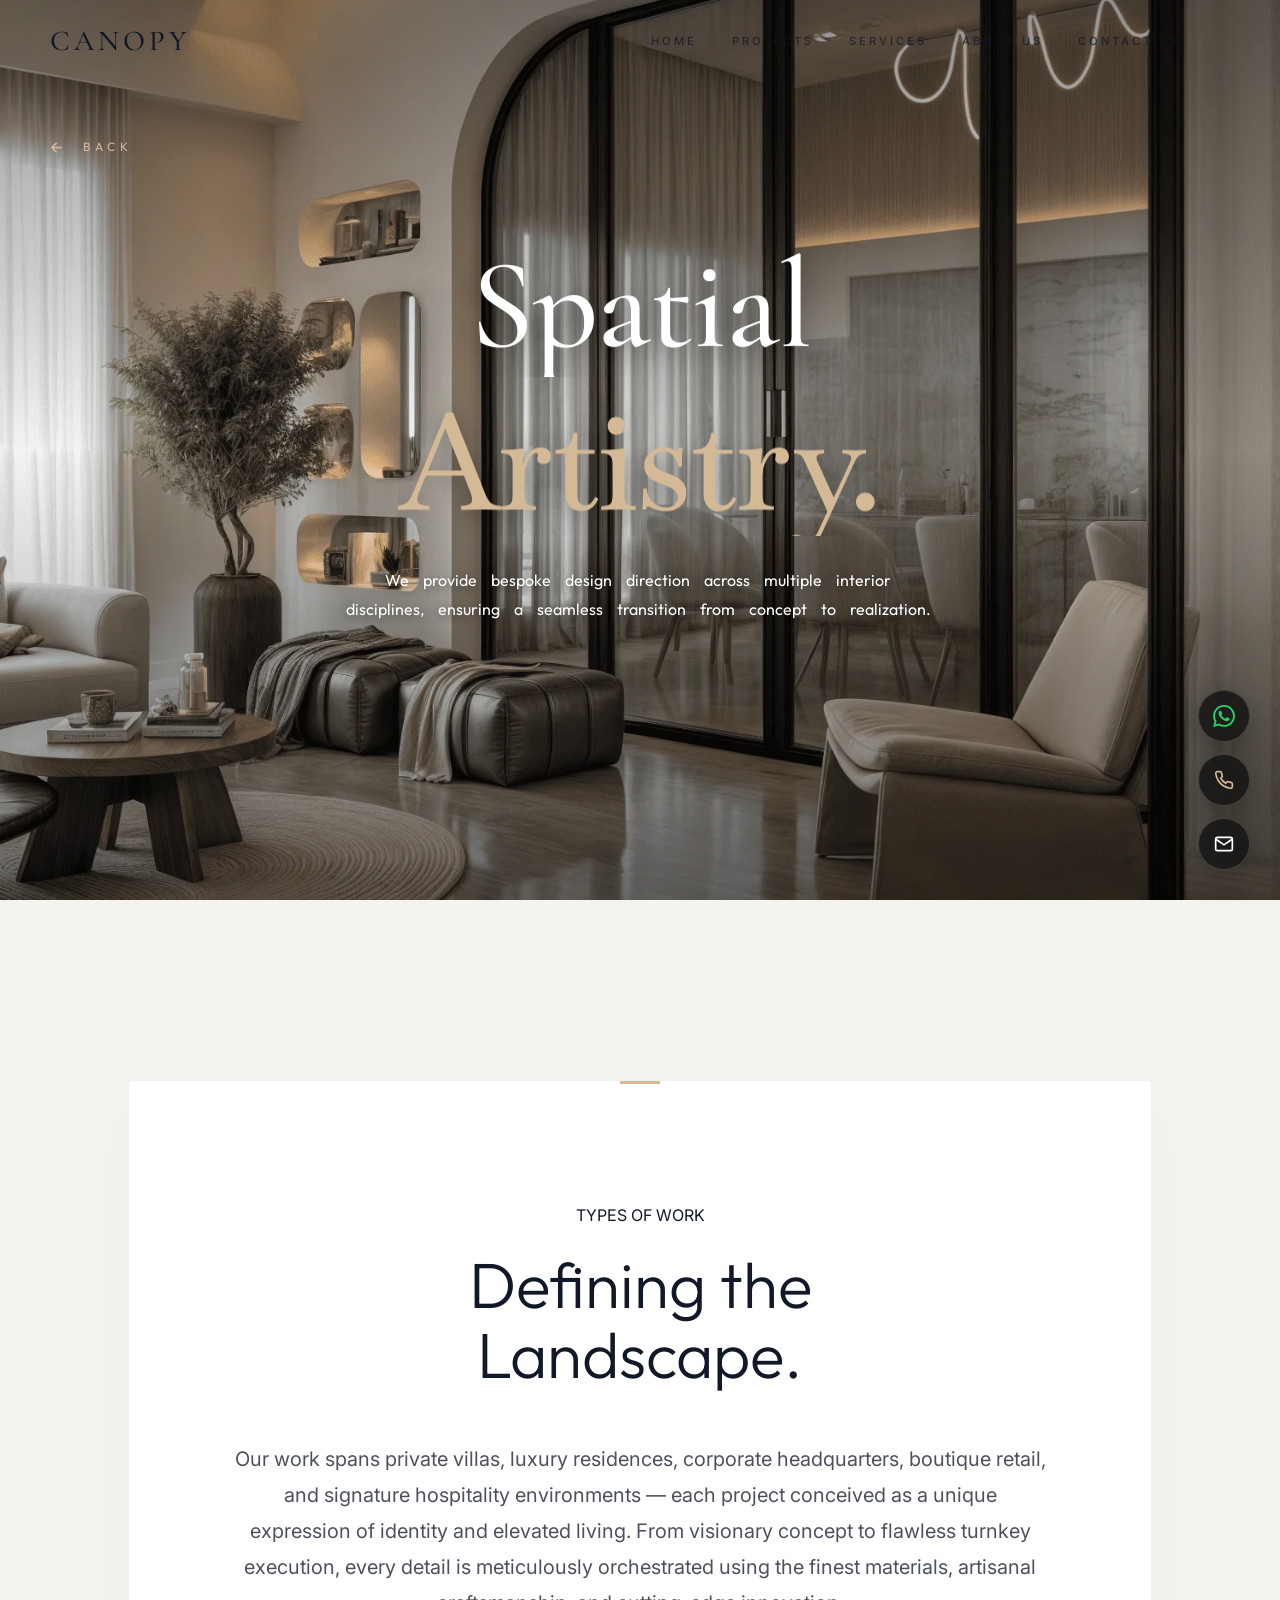
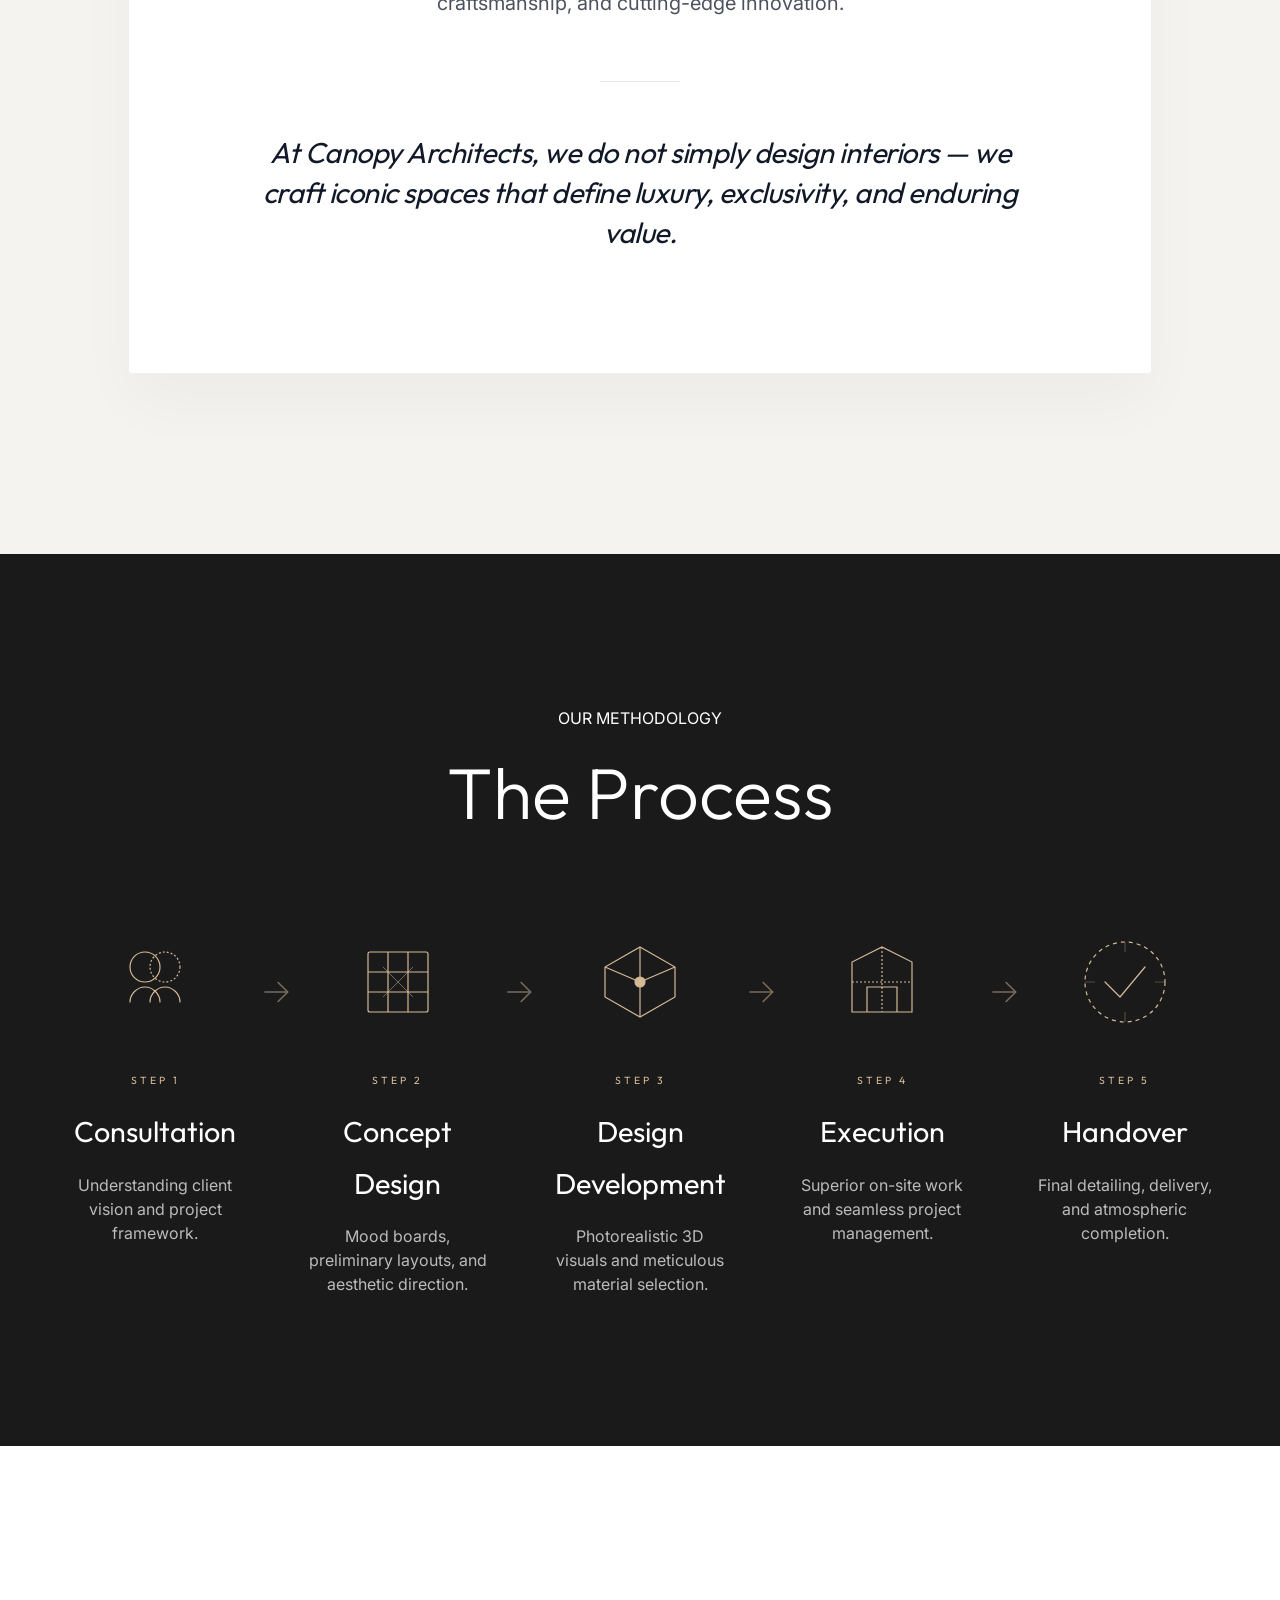
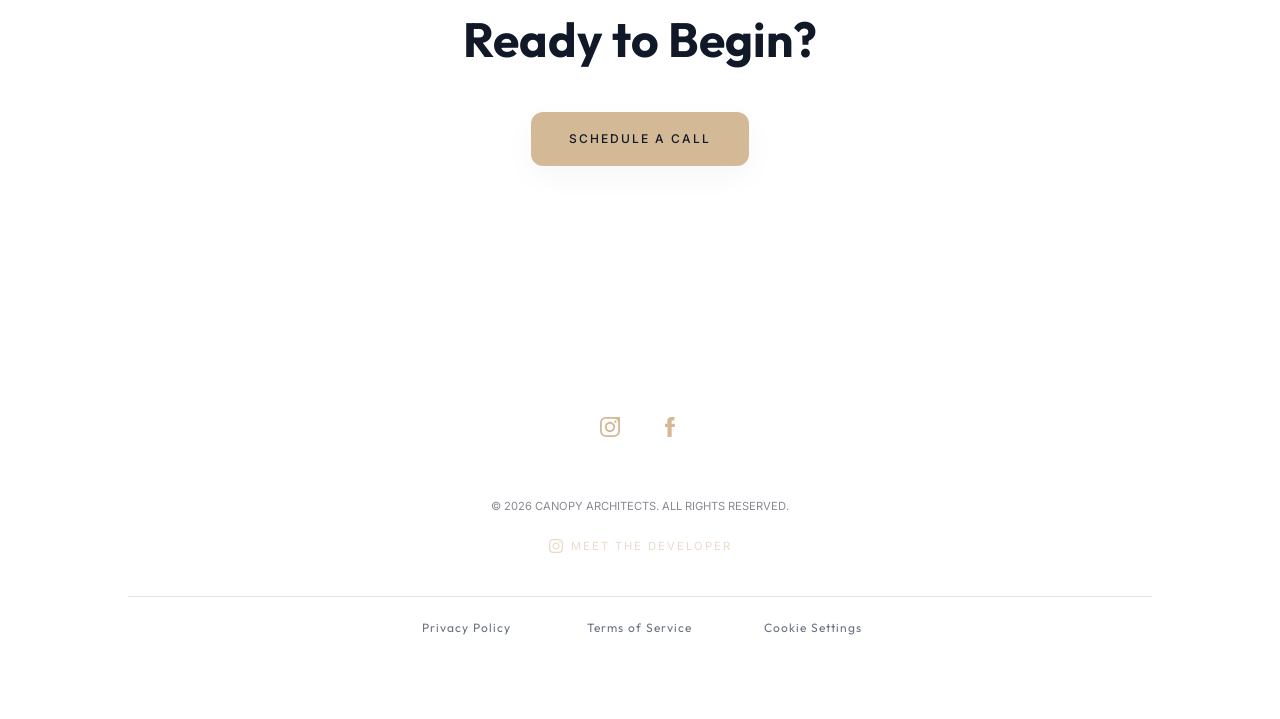
<file: services.html>
<!DOCTYPE html>
<html lang="en">
<head>
    <meta charset="UTF-8">
    <meta name="viewport" content="width=device-width, initial-scale=1.0">
    <meta name="color-scheme" content="light">
    <title>Services | Canopy Architects</title>
    <link rel="stylesheet" href="style.css">
    <script src="assets/lenis.min.js"></script>
</head>
<body>



    <header>
        <a href="index.html" class="logo">Canopy</a>
        <nav class="desktop-nav">
            <a href="index.html">Home</a>
            <a href="portfolio.html">Projects</a>
            <a href="services.html">Services</a>
            <a href="about.html">About Us</a>
            <a href="contact.html">Contact Us</a>
        </nav>
        <div class="menu-toggle" id="menuToggle">
            <span></span>
            <span></span>
            <span></span>
        </div>
    </header>

    <div class="menu-overlay" id="menuOverlay">
        <div class="back-to-site" id="menuCloseBtn">BACK</div>
        <ul class="menu-links">
            <li><a href="index.html" data-text="Home">Home</a></li>
            <li><a href="portfolio.html" data-text="Projects">Projects</a></li>
            <li><a href="services.html" data-text="Services">Services</a></li>
            <li><a href="about.html" data-text="About Us">About Us</a></li>
            <li><a href="contact.html" data-text="Contact">Contact</a></li>
        </ul>
    </div>

    <main>
        <a href="index.html" class="page-back-link"><span>&larr;</span> BACK</a>
        <section class="hero dark" style="min-height: 80vh;">
            <div class="hero-bg">
                <img src="assets/estate/LIVING.webp" alt="Spatial Artistry" style="width: 100%; height: 100%; object-fit: cover; opacity: 1;">
            </div>
            <h1 class="reveal">
                <span class="masked-wrap"><span class="masked-reveal">Spatial</span></span>
                <span class="masked-wrap"><span class="masked-reveal script" style="transition-delay: 0.15s;">Artistry.</span></span>
            </h1>
            <p class="hero-sub reveal cascade-text">We provide bespoke design direction across multiple interior disciplines, ensuring a seamless transition from concept to realization.</p>
        </section>

        <section class="vision-premium bg-soft reveal">
            <div class="premium-card reveal">
                <span class="section-tag center">TYPES OF WORK</span>
                <h2 class="premium-heading">Defining the <br><span class="script">Landscape.</span></h2>
                <p class="premium-text">Our work spans private villas, luxury residences, corporate headquarters, boutique retail, and signature hospitality environments &mdash; each project conceived as a unique expression of identity and elevated living. From visionary concept to flawless turnkey execution, every detail is meticulously orchestrated using the finest materials, artisanal craftsmanship, and cutting-edge innovation.</p>
                <div class="premium-line"></div>
                <p class="premium-statement">At Canopy Architects, we do not simply design interiors &mdash; we craft iconic spaces that define luxury, exclusivity, and enduring value.</p>
            </div>
        </section>

        <section class="home-process bg-soft reveal" id="process">
            <div class="process-container">
                <div class="process-header reveal">
                    <span class="section-tag center">OUR METHODOLOGY</span>
                    <h2 class="process-main-title">The Process</h2>
                </div>
                
                <div class="process-row">
                    <!-- Step 1 -->
                    <div class="process-step">
                        <div class="process-icon">
                            <svg viewBox="0 0 100 100" fill="none" stroke="currentColor" stroke-width="1.5">
                                <circle cx="40" cy="35" r="15"/>
                                <circle cx="60" cy="35" r="15" stroke-dasharray="2 2"/>
                                <path d="M25 70c0-8 7-15 15-15s15 7 15 15M45 70c0-8 7-15 15-15s15 7 15 15" stroke-linecap="round"/>
                            </svg>
                        </div>
                        <div class="process-info">
                            <span class="step-label">STEP 1</span>
                            <h3>Consultation</h3>
                            <p>Understanding client vision and project framework.</p>
                        </div>
                    </div>

                    <div class="process-arrow">
                        <svg viewBox="0 0 24 24" fill="none" stroke="currentColor" stroke-width="1"><path d="M5 12h14M13 6l6 6-6 6"/></svg>
                    </div>

                    <!-- Step 2 -->
                    <div class="process-step">
                        <div class="process-icon">
                            <svg viewBox="0 0 100 100" fill="none" stroke="currentColor" stroke-width="1.5">
                                <rect x="20" y="20" width="60" height="60" rx="2"/>
                                <path d="M20 40h60M40 20v60M20 60h60M60 20v60"/>
                                <path d="M35 35l30 30M35 65l30-30" stroke-width="1" opacity="0.5"/>
                            </svg>
                        </div>
                        <div class="process-info">
                            <span class="step-label">STEP 2</span>
                            <h3>Concept Design</h3>
                            <p>Mood boards, preliminary layouts, and aesthetic direction.</p>
                        </div>
                    </div>

                    <div class="process-arrow">
                        <svg viewBox="0 0 24 24" fill="none" stroke="currentColor" stroke-width="1"><path d="M5 12h14M13 6l6 6-6 6"/></svg>
                    </div>

                    <!-- Step 3 -->
                    <div class="process-step">
                        <div class="process-icon">
                            <svg viewBox="0 0 100 100" fill="none" stroke="currentColor" stroke-width="1.5">
                                <path d="M50 15L85 35V65L50 85L15 65V35L50 15Z"/>
                                <path d="M50 15V50M15 35L50 50M85 35L50 50M50 85V50"/>
                                <circle cx="50" cy="50" r="5" fill="currentColor"/>
                            </svg>
                        </div>
                        <div class="process-info">
                            <span class="step-label">STEP 3</span>
                            <h3>Design Development</h3>
                            <p>Photorealistic 3D visuals and meticulous material selection.</p>
                        </div>
                    </div>

                    <div class="process-arrow">
                        <svg viewBox="0 0 24 24" fill="none" stroke="currentColor" stroke-width="1"><path d="M5 12h14M13 6l6 6-6 6"/></svg>
                    </div>

                    <!-- Step 4 -->
                    <div class="process-step">
                        <div class="process-icon">
                            <svg viewBox="0 0 100 100" fill="none" stroke="currentColor" stroke-width="1.5">
                                <path d="M20 80V30L50 15L80 30V80H20Z"/>
                                <path d="M35 80V55H65V80"/>
                                <path d="M50 15V80M20 50H80" stroke-dasharray="2 2"/>
                            </svg>
                        </div>
                        <div class="process-info">
                            <span class="step-label">STEP 4</span>
                            <h3>Execution</h3>
                            <p>Superior on-site work and seamless project management.</p>
                        </div>
                    </div>

                    <div class="process-arrow">
                        <svg viewBox="0 0 24 24" fill="none" stroke="currentColor" stroke-width="1"><path d="M5 12h14M13 6l6 6-6 6"/></svg>
                    </div>

                    <!-- Step 5 -->
                    <div class="process-step">
                        <div class="process-icon">
                            <svg viewBox="0 0 100 100" fill="none" stroke="currentColor" stroke-width="1.5">
                                <path d="M30 50l15 15 25-30" stroke-linecap="round" stroke-linejoin="round"/>
                                <circle cx="50" cy="50" r="40" stroke-dasharray="4 4"/>
                                <path d="M50 10v10M50 80v10M10 50h10M80 50h10" opacity="0.3"/>
                            </svg>
                        </div>
                        <div class="process-info">
                            <span class="step-label">STEP 5</span>
                            <h3>Handover</h3>
                            <p>Final detailing, delivery, and atmospheric completion.</p>
                        </div>
                    </div>
                </div>
            </div>
        </section>


        <section style="padding: 150px 10%; text-align: center;">
            <div class="reveal">
                <h3 style="font-family: var(--font-heading); font-size: 3rem; margin-bottom: 30px;">Ready to Begin?</h3>
                <a href="#schedule-call" class="btn primary schedule-call-trigger">Schedule a Call</a>
            </div>
        </section>

        <footer>
            <div class="social-links">
                <div class="instagram-wrapper">
                    <a href="javascript:void(0)" aria-label="Instagram">
                        <svg viewBox="0 0 24 24" width="20" height="20" fill="currentColor"><path d="M12 2.163c3.204 0 3.584.012 4.85.07 3.252.148 4.771 1.691 4.919 4.919.058 1.265.069 1.645.069 4.849 0 3.205-.012 3.584-.069 4.849-.149 3.225-1.664 4.771-4.919 4.919-1.266.058-1.644.07-4.85.07-3.204 0-3.584-.012-4.849-.07-3.26-.149-4.771-1.699-4.919-4.92-.058-1.265-.07-1.644-.07-4.849 0-3.204.013-3.583.07-4.849.149-3.227 1.664-4.771 4.919-4.919 1.266-.057 1.645-.069 4.849-.069zm0-2.163c-3.259 0-3.667.014-4.947.072-4.358.2-6.78 2.618-6.98 6.98-.059 1.281-.073 1.689-.073 4.948 0 3.259.014 3.668.072 4.948.2 4.358 2.618 6.78 6.98 6.98 1.281.058 1.689.072 4.948.072 3.259 0 3.668-.014 4.948-.072 4.354-.2 6.782-2.618 6.979-6.98.059-1.28.073-1.689.073-4.948 0-3.259-.014-3.667-.072-4.948.2 4.358 2.618 6.78 6.98 6.98 1.281.058 1.689.072 4.948.072 3.259 0 3.668-.014 4.948-.072 4.354-.2 6.782-2.618 6.979-6.98.059-1.28.073-1.689.073-4.948 0-3.259-.014-3.667-.072-4.947-.196-4.354-2.617-6.78-6.979-6.98-1.281-.059-1.69-.073-4.949-.073zm0 5.838c-3.403 0-6.162 2.759-6.162 6.162s2.759 6.163 6.162 6.163 6.162-2.759 6.162-6.163-2.759-6.162-6.162-6.162zm0 10.162c-2.209 0-4-1.79-4-4 0-2.209 1.791-4 4-4s4 1.791 4 4c0 2.21-1.791 4-4 4zm6.406-11.845c-.796 0-1.441.645-1.441 1.44s.645 1.44 1.441 1.44c.795 0 1.439-.645 1.439-1.44s-.644-1.44-1.439-1.44z"/></svg>
                    </a>
                    <div class="insta-dropdown">
                        <a href="https://www.instagram.com/canopy_company?igsh=MW9weWg5a3Y2YWJnZA==" target="_blank">Canopy Kerala</a>
                    </div>
                </div>
                <a href="#" aria-label="Facebook"><svg viewBox="0 0 24 24" width="20" height="20" fill="currentColor"><path d="M9 8h-3v4h3v12h5v-12h3.642l.358-4h-4v-2.201c0-1.137.272-1.532 1.134-1.532h2.224v-4.267c-.383-.051-1.694-.163-3.221-.163-3.189 0-5.388 1.948-5.388 5.514v2.651z"/></svg></a></div>
            <p style="font-size: 0.7rem; opacity: 0.5; margin-top: 50px;">&copy; 2026 CANOPY ARCHITECTS. ALL RIGHTS RESERVED.</p>
            <div style="margin-top: 20px; display: flex; align-items: center; justify-content: center; gap: 10px; font-size: 0.7rem; opacity: 0.5; letter-spacing: 2px;">
                <a href="https://www.instagram.com/intellex.web" target="_blank" style="color: var(--accent-color); text-decoration: none; display: flex; align-items: center; gap: 8px;">
                    <svg viewBox="0 0 24 24" width="14" height="14" fill="currentColor"><path d="M12 2.163c3.204 0 3.584.012 4.85.07 3.252.148 4.771 1.691 4.919 4.919.058 1.265.069 1.645.069 4.849 0 3.205-.012 3.584-.069 4.849-.149 3.225-1.664 4.771-4.919 4.919-1.266.058-1.644.07-4.85.07-3.204 0-3.584-.012-4.849-.07-3.26-.149-4.771-1.699-4.919-4.92-.058-1.265-.07-1.644-.07-4.849 0-3.204.013-3.583.07-4.849.149-3.227 1.664-4.771 4.919-4.919 1.266-.057 1.645-.069 4.849-.069zm0-2.163c-3.259 0-3.667.014-4.947.072-4.358.2-6.78 2.618-6.98 6.98-.059 1.281-.073 1.689-.073 4.948 0 3.259.014 3.668.072 4.948.2 4.358 2.618 6.78 6.98 6.98 1.281.058 1.689.072 4.948.072 3.259 0 3.668-.014 4.948-.072 4.354-.2 6.782-2.618 6.979-6.98.059-1.28.073-1.689.073-4.948 0-3.259-.014-3.667-.072-4.947-.196-4.354-2.617-6.78-6.979-6.98-1.281-.059-1.69-.073-4.949-.073zm0 5.838c-3.403 0-6.162 2.759-6.162 6.162s2.759 6.163 6.162 6.163 6.162-2.759 6.162-6.163-2.759-6.162-6.162-6.162zm0 10.162c-2.209 0-4-1.79-4-4 0-2.209 1.791-4 4-4s4 1.791 4 4c0 2.21-1.791 4-4 4zm6.406-11.845c-.796 0-1.441.645-1.441 1.44s.645 1.44 1.441 1.44c.795 0 1.439-.645 1.439-1.44s-.644-1.44-1.439-1.44z"/></svg>
                    MEET THE DEVELOPER
                </a>
            </div>
            <hr class="footer-divider">
            <div class="footer-legal">
                <a href="#">Privacy Policy</a>
                <a href="#">Terms of Service</a>
                <a href="#">Cookie Settings</a>
            </div>
        </footer>
    </main>

    <!-- Vertical Floating Actions Stack -->
    <div class="floating-actions-stack">
        <!-- WhatsApp -->
        <a href="https://wa.me/971563451439" target="_blank" class="float-btn float-whatsapp" aria-label="WhatsApp Us" data-tooltip="WhatsApp">
            <svg viewBox="0 0 24 24" width="22" height="22" fill="currentColor"><path d="M17.472 14.382c-.297-.149-1.758-.867-2.03-.967-.273-.099-.471-.148-.67.15-.197.297-.767.966-.94 1.164-.173.199-.347.223-.644.075-.297-.15-1.255-.463-2.39-1.475-.883-.788-1.48-1.761-1.653-2.059-.173-.297-.018-.458.13-.606.134-.133.298-.347.446-.52.149-.174.198-.298.298-.497.099-.198.05-.371-.025-.52-.075-.149-.669-1.612-.916-2.207-.242-.579-.487-.5-.669-.51-.173-.008-.371-.01-.57-.01-.198 0-.52.074-.792.372-.272.297-1.04 1.016-1.04 2.479 0 1.462 1.065 2.875 1.213 3.074.149.198 2.096 3.2 5.077 4.487.709.306 1.262.489 1.694.625.712.227 1.36.195 1.871.118.571-.085 1.758-.719 2.006-1.413.248-.694.248-1.289.173-1.413-.074-.124-.272-.198-.57-.347m-5.421 7.403h-.004a9.87 9.87 0 01-5.031-1.378l-.361-.214-3.741.982.998-3.648-.235-.374a9.86 9.86 0 01-1.51-5.26c.001-5.45 4.436-9.884 9.888-9.884 2.64 0 5.122 1.03 6.988 2.898a9.825 9.825 0 012.893 6.994c-.003 5.45-4.437 9.884-9.885 9.884m8.411-18.297A11.815 11.815 0 0012.05 0C5.495 0 .16 5.335.157 11.892c0 2.096.547 4.142 1.588 5.945L.057 24l6.305-1.654a11.882 11.882 0 005.683 1.448h.005c6.554 0 11.89-5.335 11.893-11.893a11.821 11.821 0 00-3.48-8.413Z"/></svg>
        </a>
        <!-- Direct Call -->
        <a href="tel:+918089231332" class="float-btn float-call" aria-label="Call Us" data-tooltip="Call +91 80892 31332">
            <svg viewBox="0 0 24 24" width="20" height="20" fill="none" stroke="currentColor" stroke-width="2"><path d="M22 16.92v3a2 2 0 0 1-2.18 2 19.79 19.79 0 0 1-8.63-3.07 19.5 19.5 0 0 1-6-6 19.79 19.79 0 0 1-3.07-8.67A2 2 0 0 1 4.11 2h3a2 2 0 0 1 2 1.72 12.84 12.84 0 0 0 .7 2.81 2 2 0 0 1-.45 2.11L8.09 9.91a16 16 0 0 0 6 6l1.27-1.27a2 2 0 0 1 2.11-.45 12.84 12.84 0 0 0 2.81.7A2 2 0 0 1 22 16.92z"/></svg>
        </a>
        <!-- Email -->
        <a href="mailto:hello@canopy.ae" class="float-btn float-email" aria-label="Email Us" data-tooltip="hello@canopy.ae">
            <svg viewBox="0 0 24 24" width="20" height="20" fill="none" stroke="currentColor" stroke-width="2"><path d="M4 4h16c1.1 0 2 .9 2 2v12c0 1.1-.9 2-2 2H4c-1.1 0-2-.9-2-2V6c0-1.1.9-2 2-2z"/><polyline points="22,6 12,13 2,6"/></svg>
        </a>
    </div>

    <script src="script.js"></script>
</body>
</html>
</file>
<file: style.css>
@import url('https://fonts.googleapis.com/css2?family=Cormorant+Garamond:ital,wght@0,300;0,400;0,500;0,600;0,700;1,300;1,400;1,500;1,600;1,700&family=Outfit:wght@100;200;300;400;500;600;700&family=Inter:wght@300;400;600&family=Baskervville:ital@0;1&display=swap');

.scroll-progress-bar {
    position: fixed;
    top: 0;
    left: 0;
    width: 100%;
    height: 3px;
    background-color: var(--accent-color);
    z-index: 9999;
    transform-origin: left;
    transform: scaleX(0);
    pointer-events: none;
    transition: transform 0.1s linear;
}

:root {
    color-scheme: light;
    --bg-color: #FFFFFF;
    --bg-soft: #F5F3EF;
    --text-color: #111827;
    --text-muted: #4B5563;
    --accent-color: #D4B996;
    --accent-dark: #C1A582;
    --font-serif: 'Cormorant Garamond', serif;
    --font-heading: 'Outfit', sans-serif;
    --font-body: 'Inter', sans-serif;
    --font-sans: 'Outfit', sans-serif;
    --font-script: 'Baskervville', serif;
    --transition: all 0.5s cubic-bezier(0.16, 1, 0.3, 1);
    --ease-out: cubic-bezier(0.16, 1, 0.3, 1);
    --radius-lg: 20px;
    --radius-md: 12px;
    --shadow-soft: 0 10px 30px rgba(0, 0, 0, 0.04);
    --shadow-hover: 0 20px 40px rgba(0, 0, 0, 0.08);
    --divider: #E5E7EB;
}

html {
    scroll-behavior: smooth;
}

/* Lenis Smooth Scroll Core */
html.lenis {
  height: auto;
}

.lenis.lenis-smooth {
  scroll-behavior: auto !important;
}

.lenis.lenis-smooth [data-lenis-prevent] {
  overscroll-behavior: contain;
}

.lenis.lenis-stopped {
  overflow: hidden;
}

.lenis.lenis-scrolling iframe {
  pointer-events: none;
}


.header-right {
    display: flex;
    align-items: center;
    gap: 30px;
}

.back-home-link {
    text-decoration: none;
    color: #fff;
    font-size: 0.75rem;
    letter-spacing: 2px;
    opacity: 0.6;
    transition: var(--transition);
}

.back-home-link:hover {
    opacity: 1;
    color: var(--accent-color);
}

/* Header & Hero Branding */
.header-locations {
    position: absolute;
    left: 50%;
    transform: translateX(-50%);
    font-size: 0.65rem;
    letter-spacing: 3px;
    text-transform: uppercase;
    opacity: 0.6;
    pointer-events: none;
    white-space: nowrap;
}

@media (max-width: 768px) {
    .header-locations { display: none; }
}

/* Vertical Floating Quick Actions Stack */
.floating-actions-stack {
    position: fixed;
    bottom: 30px;
    right: 30px;
    display: flex;
    flex-direction: column;
    gap: 12px;
    z-index: 1000;
}

.float-btn {
    position: relative;
    width: 52px;
    height: 52px;
    border-radius: 50%;
    background: rgba(20, 20, 20, 0.85);
    backdrop-filter: blur(12px);
    -webkit-backdrop-filter: blur(12px);
    border: 1px solid rgba(255, 255, 255, 0.15);
    display: flex;
    align-items: center;
    justify-content: center;
    color: #FFFFFF;
    text-decoration: none;
    box-shadow: 0 10px 30px rgba(0, 0, 0, 0.3);
    transition: all 0.3s cubic-bezier(0.25, 1, 0.5, 1);
}

.float-btn:hover {
    transform: translateY(-3px) scale(1.06);
    border-color: rgba(255, 255, 255, 0.4);
    box-shadow: 0 12px 35px rgba(0, 0, 0, 0.5);
}

.float-whatsapp {
    color: #25D366;
}

.float-whatsapp:hover {
    background: #25D366;
    color: #FFFFFF;
}

.float-call {
    color: var(--accent-color, #c9a96e);
}

.float-call:hover {
    background: var(--accent-color, #c9a96e);
    color: #000000;
}

.float-email {
    color: #FFFFFF;
}

.float-email:hover {
    background: #FFFFFF;
    color: #000000;
}

/* Tooltip on hover */
.float-btn::before {
    content: attr(data-tooltip);
    position: absolute;
    right: 64px;
    top: 50%;
    transform: translateY(-50%) translateX(10px);
    background: rgba(10, 10, 10, 0.92);
    backdrop-filter: blur(8px);
    color: #FFFFFF;
    padding: 6px 14px;
    border-radius: 20px;
    font-family: var(--font-sans);
    font-size: 0.75rem;
    font-weight: 500;
    white-space: nowrap;
    opacity: 0;
    pointer-events: none;
    transition: all 0.3s ease;
    border: 1px solid rgba(255, 255, 255, 0.1);
    box-shadow: 0 4px 15px rgba(0, 0, 0, 0.3);
}

.float-btn:hover::before {
    opacity: 1;
    transform: translateY(-50%) translateX(0);
}

@media (max-width: 768px) {
    .floating-actions-stack {
        bottom: 20px;
        right: 20px;
        gap: 10px;
    }
    .float-btn {
        width: 46px;
        height: 46px;
    }
    .float-btn::before {
        display: none;
    }
}

/* Primary Button Solid */
.btn.primary {
    background: var(--accent-color) !important;
    color: var(--text-color) !important;
    font-weight: 500;
    border-radius: var(--radius-md);
    border: none;
    box-shadow: var(--shadow-soft);
}

.btn.primary:hover {
    background: var(--accent-dark) !important;
    transform: translateY(-2px);
    box-shadow: var(--shadow-hover);
}

/* Thought Cascade Animation */
.cascade-text {
    overflow: hidden;
}

.cascade-word {
    display: inline-block;
    opacity: 0;
    transform: translateY(15px);
    transition: opacity 0.8s cubic-bezier(0.16, 1, 0.3, 1), 
                transform 0.8s cubic-bezier(0.16, 1, 0.3, 1);
    margin-right: 0.25em;
    will-change: transform, opacity;
}

.cascade-text.active .cascade-word {
    opacity: 1;
    transform: translateY(0);
}

/* Masked Line Reveal (Premium) */
.masked-wrap {
    overflow: hidden;
    display: block;
}

.masked-reveal {
    display: block;
    transform: translateY(110%);
    opacity: 0;
    transition: transform 1.5s cubic-bezier(0.23, 1, 0.32, 1), 
                opacity 1.5s cubic-bezier(0.23, 1, 0.32, 1);
    will-change: transform, opacity;
}

.active .masked-reveal,
.page-loaded .hero .masked-reveal {
    transform: translateY(0);
    opacity: 1;
}

/* Secondary Sections */
.stats-section {
    padding: 120px 10%;
    background: #0a0a0a;
    color: #fff;
    text-align: center;
}

.stats-section.white {
    background-color: var(--bg-color);
    color: var(--text-color);
}

.stats-title {
    font-family: var(--font-heading);
    font-size: 4.5rem;
    margin-bottom: 80px;
    font-weight: 300;
    line-height: 1.1;
    color: inherit;
}

.stats-grid {
    display: flex;
    justify-content: center;
    gap: 15vw;
}

.stat-item {
    display: flex;
    flex-direction: column;
    align-items: center;
}

.stat-num {
    font-size: 5rem;
    color: var(--accent-color);
    font-family: var(--font-heading);
    line-height: 1;
    margin-bottom: 15px;
}

.stat-label {
    text-transform: uppercase;
    letter-spacing: 5px;
    font-size: 0.75rem;
    font-family: var(--font-sans);
    opacity: 0.7;
}

@media (max-width: 768px) {
    .stats-title {
        font-size: 2.5rem;
        margin-bottom: 40px;
    }
    
    .stats-grid {
        flex-direction: column;
        gap: 50px;
    }
    
    .stat-num {
        font-size: 4rem;
    }
}

/* Home Process Section */
.home-process {
    padding: 150px 5%;
    background-color: #1a1a1a; /* Deep charcoal for icon contrast */
    text-align: center;
    color: #ffffff;
}

.process-header {
    margin-bottom: 100px;
}

.process-main-title {
    font-family: var(--font-heading);
    font-size: 4.5rem;
    font-weight: 300;
    line-height: 1.1;
    margin-top: 20px;
    color: #ffffff;
}

.process-row {
    display: flex;
    justify-content: space-between;
    align-items: flex-start;
    max-width: 1400px;
    margin: 0 auto;
    gap: 10px;
}

.process-step {
    flex: 1;
    display: flex;
    flex-direction: column;
    align-items: center;
    text-align: center;
}

.process-icon {
    width: 100px;
    height: 100px;
    margin-bottom: 40px;
    color: var(--accent-color);
    display: flex;
    justify-content: center;
    align-items: center;
}

.process-icon svg {
    width: 100%;
    height: 100%;
    stroke-width: 1.2;
}

.process-info .step-label {
    display: block;
    font-family: var(--font-sans);
    font-size: 0.65rem;
    letter-spacing: 3px;
    color: var(--accent-color);
    margin-bottom: 15px;
    text-transform: uppercase;
}

.process-info h3 {
    font-family: var(--font-heading);
    font-size: 1.8rem;
    font-weight: 400;
    margin-bottom: 15px;
    color: #ffffff;
}

.process-info p {
    font-size: 1rem;
    line-height: 1.5;
    opacity: 0.7;
    max-width: 220px;
    margin: 0 auto;
}

.process-arrow {
    width: 40px;
    padding-top: 40px;
    color: var(--accent-color);
    opacity: 0.5;
}

@media (max-width: 1100px) {
    .process-main-title { font-size: 3.5rem; }
    .process-info h3 { font-size: 1.4rem; }
    .process-info p { font-size: 0.9rem; }
    .process-arrow { display: none; }
    .process-row { gap: 40px; flex-wrap: wrap; justify-content: center; }
    .process-step { flex: 0 0 calc(33.33% - 40px); margin-bottom: 40px; }
}

@media (max-width: 768px) {
    .home-process { padding: 100px 7%; }
    .process-main-title { font-size: 2.8rem; }
    .process-step { flex: 0 0 100%; margin-bottom: 60px; }
    .process-icon { width: 80px; height: 80px; margin-bottom: 30px; }
}

* {
    margin: 0;
    padding: 0;
    box-sizing: border-box;
    overflow-wrap: break-word;
}

html {
    width: 100%;
    scroll-behavior: smooth;
    background-color: var(--bg-color);
    overflow-x: hidden;
}

body {
    width: 100%;
    background-color: var(--bg-color);
    color: var(--text-color);
    font-family: var(--font-body);
    line-height: 1.8;
    overflow-x: clip;
    position: relative;
    -webkit-font-smoothing: antialiased;
}

main {
    opacity: 0;
    transform: translateY(30px);
    transition: opacity 1.5s cubic-bezier(0.16, 1, 0.3, 1), transform 1.5s cubic-bezier(0.16, 1, 0.3, 1);
}

body.page-loaded main {
    opacity: 1;
    transform: translateY(0);
}

body.page-exiting main {
    opacity: 0;
    transform: translateY(30px);
}

/* Reveal Animations */
.reveal {
    opacity: 0;
    transform: translateY(60px);
    transition: opacity 1.4s cubic-bezier(0.16, 1, 0.3, 1), 
                transform 1.4s cubic-bezier(0.16, 1, 0.3, 1);
    will-change: transform, opacity;
}

.reveal.active {
    opacity: 1;
    transform: translateY(0);
}

/* Specific Card Reveal with Scale & Image Parallax Move */
.project-item.reveal {
    transform: translateY(100px) scale(0.96);
    transition: transform 1.6s cubic-bezier(0.16, 1, 0.3, 1), opacity 1.6s cubic-bezier(0.16, 1, 0.3, 1);
}

.project-item.reveal.active {
    transform: translateY(0) scale(1);
}

.project-item img {
    transform: scale(1.15);
    transition: transform 2.5s cubic-bezier(0.16, 1, 0.3, 1);
}

.project-item.active img {
    transform: scale(1);
}

.cascade-text {
    display: flex;
    flex-wrap: wrap;
    justify-content: center;
    gap: 0 10px; /* Space between words */
}

.cascade-word {
    opacity: 0;
    transform: translateY(15px);
    transition: all 0.8s cubic-bezier(0.16, 1, 0.3, 1);
    display: inline-block;
}

.active .cascade-word {
    opacity: 1;
    transform: translateY(0);
}



/* Loader */
#loader {
    position: fixed;
    top: 0;
    left: 0;
    width: 100%;
    height: 100vh;
    background: var(--bg-color);
    display: flex;
    justify-content: center;
    align-items: center;
    z-index: 10000;
}

.loader-content {
    text-align: center;
    animation: fadeIn 1s ease-in-out;
}

.loader-logo {
    font-family: var(--font-serif);
    font-size: 3rem;
    letter-spacing: 5px;
    color: var(--accent-color);
    margin-bottom: 20px;
}

@keyframes fadeIn {
    from { opacity: 0; transform: translateY(20px); }
    to { opacity: 1; transform: translateY(0); }
}

/* Navigation */
header {
    position: fixed;
    top: 0;
    left: 0;
    width: 100%;
    padding: 25px 50px;
    display: flex;
    justify-content: space-between;
    align-items: center;
    z-index: 1000;
    transition: var(--transition);
}

header.scrolled {
    background: rgba(255, 255, 255, 0.85);
    backdrop-filter: blur(15px);
    padding: 15px 50px;
    box-shadow: var(--shadow-soft);
}

header.header-over-dark:not(.scrolled) .logo,
header.header-over-dark:not(.scrolled) .header-locations {
    color: #FFFFFF !important;
}

header.header-over-dark:not(.scrolled) .menu-toggle span {
    background-color: #FFFFFF !important;
}

.logo {
    font-size: 1.8rem;
    font-weight: 500;
    letter-spacing: 4px;
    vertical-align: middle;
    text-transform: uppercase;
    color: var(--text-color);
    text-decoration: none;
    font-family: var(--font-serif);
    line-height: 1;
}

.tagline {
    font-family: var(--font-sans);
    font-size: 0.65rem;
    text-transform: uppercase;
    letter-spacing: 5px;
    color: var(--text-muted);
}

.menu-toggle {
    display: flex;
    flex-direction: column;
    gap: 8px;
    cursor: pointer;
}

.menu-toggle span {
    width: 30px;
    height: 1.5px;
    background-color: var(--text-color);
    transition: var(--transition);
}

.desktop-nav {
    display: none; /* Hidden by default, shown on desktop media query */
    gap: 35px;
    margin-left: auto;
    margin-right: 50px;
}

.desktop-nav a {
    text-decoration: none;
    color: var(--text-color);
    font-size: 0.7rem;
    font-weight: 500;
    letter-spacing: 3px;
    text-transform: uppercase;
    transition: all 0.3s ease;
    opacity: 0.7;
    position: relative;
    padding: 6px 0;
}

.desktop-nav a:hover {
    color: var(--accent-color);
    opacity: 1;
}

.desktop-nav a::after {
    content: '';
    position: absolute;
    bottom: -2px;
    left: 0;
    width: 100%;
    height: 1px;
    background-color: var(--accent-color);
    transform: scaleX(0);
    transform-origin: right;
    transition: transform 0.4s cubic-bezier(0.16, 1, 0.3, 1);
}

.desktop-nav a:hover::after {
    transform: scaleX(1);
    transform-origin: left;
}

header.header-over-dark:not(.scrolled) .desktop-nav a {
    color: #FFFFFF;
}

@media (min-width: 1025px) {
    .desktop-nav {
        display: flex;
    }
    .menu-toggle {
        display: none !important;
    }
    .header-locations {
        display: none; /* Hide locations on desktop to focus on nav */
    }
}

.menu-toggle.open span:nth-child(1) {
    transform: translateY(10px) rotate(45deg);
}

.menu-toggle.open span:nth-child(2) {
    opacity: 0;
}

.menu-toggle.open span:nth-child(3) {
    transform: translateY(-10px) rotate(-45deg);
}

/* Overlay Menu */
.menu-overlay {
    position: fixed;
    top: 0;
    left: 0;
    width: 100%;
    height: 100%;
    background-color: var(--bg-color);
    z-index: 2000;
    display: flex;
    flex-direction: column;
    justify-content: flex-start; /* Start from top on mobile */
    align-items: center;
    padding: 100px 30px 40px;
    overflow-y: auto;
    scroll-behavior: smooth;
    overflow-x: hidden;
    -webkit-overflow-scrolling: touch;
    transform: translateY(-100%); /* Slide down/up instead of sideways */
    transition: transform 0.8s cubic-bezier(0.16, 1, 0.3, 1);
    opacity: 0;
}

.menu-overlay.active {
    transform: translateY(0);
    opacity: 1;
}

.back-to-site {
    position: absolute;
    top: 25px;
    left: 30px;
    font-family: var(--font-sans);
    font-size: 0.65rem;
    letter-spacing: 4px;
    text-transform: uppercase;
    color: var(--accent-color);
    cursor: pointer;
    transition: var(--transition);
    opacity: 0;
    display: flex;
    align-items: center;
    gap: 10px;
    z-index: 2010;
}

.menu-overlay.active .back-to-site {
    opacity: 0.7;
    transition-delay: 0.4s;
}

.back-to-site:hover {
    opacity: 1;
    color: var(--text-color);
}

.back-to-site::before {
    content: '\2190';
    font-size: 1.1rem;
}

.menu-links {
    list-style: none;
    text-align: center;
    width: 100%;
}

.menu-links li {
    margin-bottom: 15px; /* Tighter spacing for mobile fit */
    overflow: hidden;
}

.menu-links a {
    font-size: 1.8rem; /* Scaled down for mobile fit */
    text-decoration: none;
    color: var(--text-color);
    font-weight: 300;
    display: block;
    transform: translateY(110%);
    transition: transform 0.8s cubic-bezier(0.16, 1, 0.3, 1), color 0.3s ease;
    font-family: var(--font-heading);
}

.menu-overlay.active .menu-links a {
    transform: translateY(0);
}

/* Staggered build for links */
.menu-overlay.active .menu-links li:nth-child(1) a { transition-delay: 0.2s; }
.menu-overlay.active .menu-links li:nth-child(2) a { transition-delay: 0.25s; }
.menu-overlay.active .menu-links li:nth-child(3) a { transition-delay: 0.3s; }
.menu-overlay.active .menu-links li:nth-child(4) a { transition-delay: 0.35s; }
.menu-overlay.active .menu-links li:nth-child(5) a { transition-delay: 0.4s; }
.menu-overlay.active .menu-links li:nth-child(6) a { transition-delay: 0.45s; }

.menu-links a:hover {
    color: var(--accent-color);
}

.menu-footer {
    margin-top: auto; /* Push to bottom of scroll */
    padding-top: 30px;
    padding-bottom: 20px;
    width: 100%;
    display: flex;
    flex-direction: column;
    align-items: center;
    opacity: 0;
    transition: opacity 0.8s ease;
    transition-delay: 0.6s;
}

.menu-overlay.active .menu-footer {
    opacity: 1;
}

.menu-socials {
    display: flex;
    gap: 30px;
}

.menu-socials a {
    color: var(--text-color);
    opacity: 0.6;
    transition: var(--transition);
}

.menu-socials a:hover {
    color: var(--accent-color);
    opacity: 1;
}

/* Desktop Overrides for Menu */
@media (min-width: 1025px) {
    .menu-links a {
        font-size: 4.5rem;
    }
    .menu-links li {
        margin-bottom: 35px;
    }
}

/* Sub-page Back Link */
.page-back-link {
    position: fixed;
    top: 130px;
    left: 50px;
    z-index: 1005;
    font-family: var(--font-sans);
    font-size: 0.75rem;
    letter-spacing: 5px;
    text-transform: uppercase;
    color: var(--accent-color);
    text-decoration: none;
    display: flex;
    align-items: center;
    gap: 15px;
    transition: var(--transition);
}

.page-back-link span {
    font-size: 1.2rem;
}

.page-back-link:hover {
    color: #fff;
    transform: translateX(-5px);
}

@media (max-width: 1024px) {
    .page-back-link {
        top: 40px;
        left: 20px;
        font-size: 0.65rem;
        background: none;
        padding: 0;
        border-radius: 0;
        backdrop-filter: none;
    }
}

/* Hero Section */
.hero {
    height: 100vh;
    display: flex;
    flex-direction: column;
    justify-content: center;
    align-items: center;
    text-align: center;
    padding: 0 10%;
    position: relative;
}

.hero-bg {
    position: absolute;
    top: 0;
    left: 0;
    width: 100%;
    height: 100%;
    z-index: 0;
    overflow: hidden;
}

.hero.dark {
    background-color: #0A0A0A;
    color: #FFFFFF;
}

.hero.dark .hero-bg::after {
    content: '';
    position: absolute;
    top: 0;
    left: 0;
    width: 100%;
    height: 100%;
    background: linear-gradient(to bottom, rgba(0,0,0,0.4), transparent, rgba(0,0,0,0.4));
    z-index: 1;
}

.hero.dark .hero-bg video {
    opacity: 1;
    filter: contrast(1.1) brightness(0.9);
}

.hero.dark h1 {
    color: #FFFFFF;
    text-shadow: 0 4px 30px rgba(0, 0, 0, 0.5);
}

.hero.dark .hero-sub {
    color: #FFFFFF;
    text-shadow: 0 2px 10px rgba(0, 0, 0, 0.5);
    opacity: 1;
}

.hero.dark .btn.primary {
    background-color: var(--accent-color);
    border-color: var(--accent-color);
    color: #1F2937;
}

.hero.dark .btn.primary:hover {
    background-color: #FFFFFF;
    border-color: #FFFFFF;
    color: #000000;
}

.hero-bg video {
    width: 100%;
    height: 100%;
    object-fit: cover;
    opacity: 0.15; /* Much lighter for a white theme */
    filter: grayscale(100%) contrast(1.1);
}

.hero > *:not(.hero-bg) {
    position: relative;
    z-index: 2;
}

.hero h1 {
    font-size: 8rem;
    line-height: 1.1;
    margin-bottom: 30px;
    font-family: var(--font-serif);
    font-weight: 500;
    color: var(--text-color);
    letter-spacing: -1px;
}

.hero h1 span.script {
    font-family: var(--font-script);
    color: var(--accent-color);
    font-size: 8.5rem;
    display: block;
    margin-top: 10px;
    padding: 0;
}

/* Ensure visibility on light backgrounds */
.hero:not(.dark) h1 span.script {
    color: var(--text-color);
}

.hero-sub {
    font-family: var(--font-sans);
    font-size: 1rem;
    max-width: 600px;
    margin-bottom: 40px;
    opacity: 0.8;
}

.hero-btns {
    display: flex;
    gap: 15px;
    flex-wrap: wrap;
    justify-content: center;
}

.btn {
    padding: 16px 38px;
    border: 1px solid var(--text-color);
    text-decoration: none;
    color: var(--text-color);
    text-transform: uppercase;
    font-size: 0.75rem;
    font-weight: 500;
    letter-spacing: 2px;
    border-radius: var(--radius-md);
    transition: var(--transition);
    display: inline-block;
}

.btn:hover {
    background-color: var(--text-color);
    color: var(--bg-color);
    transform: translateY(-2px);
}

.btn.primary {
    background-color: var(--accent-color);
    border-color: var(--accent-color);
    color: var(--text-color);
}

/* Intro Split Section (Based on Reference) */
.intro-split {
    display: flex;
    align-items: center;
    background-color: var(--bg-soft);
    min-height: 100vh;
    padding: 0;
    overflow: hidden;
}

.intro-split-img {
    flex: 1;
    height: 100vh;
    position: relative;
    overflow: hidden;
}

.intro-split-img img {
    width: 100%;
    height: 100%;
    object-fit: cover;
    transition: transform 2s ease;
}

.intro-split:hover .intro-split-img img {
    transform: scale(1.05);
}

.intro-split-text {
    flex: 1.2;
    padding: 100px 8%;
    display: flex;
    flex-direction: column;
    justify-content: center;
    text-align: left;
    align-items: flex-start;
}

.intro-label {
    font-family: var(--font-sans);
    font-size: 0.8rem;
    letter-spacing: 5px;
    text-transform: uppercase;
    color: var(--accent-color);
    margin-bottom: 30px;
    display: block;
}

.intro-title {
    font-family: var(--font-heading);
    font-size: 4rem;
    line-height: 1.1;
    margin-bottom: 40px;
    color: var(--text-color);
    text-transform: uppercase;
    letter-spacing: -1px;
}

.intro-para {
    font-family: var(--font-body);
    font-size: 1.1rem;
    line-height: 1.8;
    color: var(--text-color);
    margin-bottom: 50px;
    max-width: 600px;
    text-align: left;
}

.intro-para p {
    text-align: left;
    margin-bottom: 15px;
}

@media (max-width: 1024px) {
    .intro-split {
        flex-direction: column;
    }
    .intro-split-img {
        width: 100%;
        height: 50vh;
    }
    .intro-split-text {
        width: 100%;
        padding: 60px 8%;
        text-align: left;
        align-items: flex-start;
    }
    .intro-title {
        font-size: 2.2rem;
        text-align: left;
    }
    .intro-para {
        font-size: 1rem;
        max-width: 100%;
    }
}

/* Disciplines Section */
.disciplines {
    padding: 100px 10%;
}

.section-title {
    font-size: 0.8rem;
    text-transform: uppercase;
    color: var(--accent-color);
    letter-spacing: 5px;
    margin-bottom: 20px;
}


/* Disciplines Section Refined */
.disciplines-refined {
    background-color: var(--bg-color);
    padding: 0 10%;
}

.disciplines-container {
    display: flex;
    justify-content: space-between;
    gap: 15vw;
}

.disciplines-left {
    position: sticky;
    top: 0;
    height: 100vh;
    width: 40%;
    display: flex;
    flex-direction: column;
    justify-content: center;
    padding: 100px 0;
}

.sticky-title {
    font-family: var(--font-heading);
    font-size: 6rem;
    line-height: 0.95;
    font-weight: 300;
    margin-bottom: 30px;
    letter-spacing: -2px;
}

.sticky-title .script {
    font-family: var(--font-script);
    color: var(--accent-color);
    font-size: 7.5rem;
    display: block;
    margin-top: -10px;
}

.sticky-para {
    font-family: var(--font-sans);
    font-size: 1.1rem;
    line-height: 1.5;
    max-width: 400px;
}

.disciplines-right {
    width: 45%;
    padding: 40vh 0;
}

.discipline-item {
    display: flex;
    gap: 40px;
    margin-bottom: 15vh;
    opacity: 0;
    padding: 40px;
    background: var(--bg-soft);
    border-radius: var(--radius-lg);
    box-shadow: var(--shadow-soft);
    transition: all 1.2s cubic-bezier(0.16, 1, 0.3, 1);
}

.discipline-item:hover {
    transform: translateY(-10px) !important;
    box-shadow: var(--shadow-hover);
}

.discipline-num {
    font-family: var(--font-sans);
    font-size: 0.75rem;
    color: var(--text-muted);
    margin-top: 10px;
    letter-spacing: 3px;
    font-weight: 600;
}



.discipline-info h3 {
    font-family: var(--font-heading);
    font-size: 3.5rem;
    font-weight: 400;
    line-height: 1.05;
    margin-bottom: 40px;
}

.discipline-info p {
    font-family: var(--font-body);
    font-size: 1.8rem;
    font-style: italic;
    line-height: 1.35;
    max-width: 500px;
}

/* Portfolio Section Refined */
.portfolio {
    padding: 150px 10%;
    background-color: var(--bg-color);
}

.portfolio-header {
    text-align: center;
    margin-bottom: 120px;
}

.section-tag.center {
    display: block;
    text-align: center;
    margin-bottom: 20px;
}

.portfolio-title {
    font-family: var(--font-heading);
    font-size: 8rem;
    font-weight: 300;
    line-height: 1.1;
    letter-spacing: -2px;
}

.portfolio-title .script {
    font-family: var(--font-script);
    color: var(--accent-color);
    font-size: 9rem;
    margin-left: -20px;
}

.projects-masonry {
    display: grid;
    grid-template-columns: repeat(2, 1fr);
    gap: 60px;
}

.project-item {
    position: relative;
    display: flex;
    flex-direction: column;
    overflow: hidden;
}

/* Scroll Animation for Project Items */
/* Portfolio Grid Section Redesign */
.portfolio-header.reveal {
    margin-bottom: 80px;
}

.portfolio-title {
    font-size: 5rem;
    margin-top: 20px;
}

/* Category Filters */
.filter-controls {
    display: flex;
    justify-content: center;
    gap: 40px;
    margin-bottom: 80px;
    padding: 0 10%;
}

.filter-btn {
    background: none;
    border: none;
    font-family: var(--font-heading);
    font-size: 0.85rem;
    text-transform: uppercase;
    letter-spacing: 4px;
    color: var(--text-color);
    padding: 10px 0;
    cursor: pointer;
    position: relative;
    opacity: 0.5;
    transition: var(--transition);
}

.filter-btn.active, .filter-btn:hover {
    opacity: 1;
}

.filter-btn::after {
    content: '';
    position: absolute;
    bottom: 0;
    left: 0;
    width: 0;
    height: 1px;
    background-color: var(--accent-color);
    transition: var(--transition);
}

.filter-btn.active::after {
    width: 100%;
}

/* Portfolio Section Redesign (Card Style) */
.portfolio.bg-soft {
    background-color: #0a0a0a;
    padding: 100px 0;
}

.portfolio-header {
    margin-bottom: 80px;
    padding: 0 5%;
}

.portfolio-title {
    font-size: 3.5rem;
    color: #fff;
    font-weight: 300;
}

/* 12-Column Balanced Grid Desktop / 2-Column Mobile */
.projects-masonry {
    display: grid;
    grid-template-columns: repeat(12, 1fr);
    grid-gap: 30px;
    padding: 0 5%;
}

.projects-masonry .project-item:nth-child(1),
.projects-masonry .project-item:nth-child(2),
.projects-masonry .project-item:nth-child(3) {
    grid-column: span 4;
}

.projects-masonry .project-item:nth-child(4),
.projects-masonry .project-item:nth-child(5),
.projects-masonry .project-item:nth-child(6),
.projects-masonry .project-item:nth-child(7) {
    grid-column: span 3;
}

.project-item {
    display: flex;
    flex-direction: column;
    gap: 20px;
    transition: transform 0.4s var(--ease-out);
}

.project-item:hover {
    transform: translateY(-5px);
}

.project-img-container {
    width: 100%;
    aspect-ratio: 1 / 1;
    overflow: hidden;
    border-radius: 16px; /* High-end rounded corners */
    background-color: #111;
}

.project-img-container img {
    width: 100%;
    height: 100%;
    object-fit: cover; /* Switch back to cover for the card look */
    filter: brightness(1) !important; /* Reset brightness */
    transition: transform 0.8s var(--ease-out);
}

.project-item:hover .project-img-container img {
    transform: scale(1.05);
}

/* Info Section below Image */
.project-info {
    position: static; /* Remove absolute positioning */
    background: transparent;
    padding: 0;
    text-align: center;
    display: flex;
    flex-direction: column;
    align-items: center;
    gap: 12px;
    opacity: 1 !important; /* Ensure always visible */
}

.project-info h4 {
    display: none !important; /* Removed as per user request */
}

.view-project {
    display: inline-block !important;
    white-space: nowrap;
    padding: 8px 16px;
    border: 1px solid rgba(255, 255, 255, 0.2);
    color: #fff;
    font-family: var(--font-sans);
    font-size: 0.6rem;
    letter-spacing: 3px;
    text-decoration: none;
    text-transform: uppercase;
    transition: all 0.3s ease;
    border-radius: 4px;
}

.view-project:hover {
    background: #fff;
    color: #000;
    border-color: #fff;
}

/* Responsiveness Update */
@media (max-width: 1024px) {
    .projects-masonry {
        grid-template-columns: repeat(2, 1fr); /* 2 columns for mobile/tablet */
        grid-gap: 20px;
    }
    .projects-masonry .project-item {
        grid-column: auto !important;
    }
    
    .portfolio-title {
        font-size: 2.5rem;
    }
    
    .project-img-container {
        border-radius: 12px;
    }
}

@media (max-width: 600px) {
    .projects-masonry {
        grid-gap: 15px;
    }
    
    .project-info h4 {
        font-size: 0.8rem;
    }
}

.btn-outline {
    padding: 25px 50px;
    border: 1px solid rgba(255, 255, 255, 0.2);
    color: var(--text-color);
    text-decoration: none;
    font-family: var(--font-sans);
    font-size: 0.8rem;
    letter-spacing: 5px;
    transition: var(--transition);
}

.btn-outline:hover {
    background-color: var(--text-color);
    color: var(--bg-color);
    border-color: var(--text-color);
}

/* Contact Section Refined */
.contact-section {
    padding: 150px 10%;
    background-color: var(--bg-soft);
    border-top: 1px solid var(--divider);
}

.contact-container {
    display: flex;
    justify-content: space-between;
    gap: 100px;
}

.contact-left {
    flex: 1;
}

.contact-title {
    font-family: var(--font-heading);
    font-size: 6rem;
    line-height: 1;
    font-weight: 300;
    margin-bottom: 30px;
}

.contact-title .script {
    font-family: var(--font-script);
    color: var(--accent-color);
    font-size: 7.5rem;
    display: block;
    margin-top: -10px;
}

.contact-sub {
    font-family: var(--font-body);
    font-size: 1.8rem;
    max-width: 450px;
    opacity: 0.7;
    line-height: 1.3;
}

.contact-right {
    flex: 1.2;
}

.inquiry-form {
    display: flex;
    flex-direction: column;
    gap: 40px;
}

.form-group {
    display: flex;
    flex-direction: column;
    gap: 15px;
}

.form-group label {
    font-family: var(--font-sans);
    font-size: 0.75rem;
    text-transform: uppercase;
    letter-spacing: 3px;
    color: var(--accent-color);
}

.form-group input, 
.form-group textarea {
    background: var(--bg-color);
    border: 1px solid var(--divider);
    padding: 18px 25px;
    color: var(--text-color);
    font-family: var(--font-body);
    font-size: 1.1rem;
    border-radius: var(--radius-md);
    transition: all 0.3s;
}

.form-group textarea {
    min-height: 150px;
    resize: none;
}

.form-group input:focus, 
.form-group textarea:focus {
    outline: none;
    border-color: var(--accent-color);
    box-shadow: 0 0 0 4px rgba(230, 211, 179, 0.2);
}

.btn-solid {
    background-color: var(--accent-color);
    color: var(--text-color);
    border: none;
    padding: 22px 40px;
    font-family: var(--font-sans);
    font-size: 0.85rem;
    text-transform: uppercase;
    letter-spacing: 4px;
    font-weight: 600;
    cursor: pointer;
    border-radius: var(--radius-md);
    transition: var(--transition);
    margin-top: 20px;
    box-shadow: var(--shadow-soft);
}

.btn-solid:hover {
    background-color: var(--accent-dark);
    transform: translateY(-3px);
    box-shadow: var(--shadow-hover);
}

/* Contact Page Dark Theme Redesign */
.contact-section.dark-theme,
.contact-section.dark-theme * {
    font-family: var(--font-sans) !important;
}

.contact-section.dark-theme {
    background-color: #0A0A0A;
    color: #FFFFFF;
    padding: 180px 10% 120px;
}

.contact-section.dark-theme .contact-title {
    color: #FFFFFF;
    font-size: 5rem;
    font-weight: 400;
}

.contact-section.dark-theme .contact-title .script {
    color: var(--accent-color);
    font-style: normal;
}

.contact-section.dark-theme .contact-sub {
    color: rgba(255, 255, 255, 0.7);
    font-size: 1.2rem;
}

/* Contact details list */
.contact-details-list {
    display: flex;
    flex-direction: column;
    gap: 35px;
    margin-top: 50px;
}

.contact-detail-item {
    display: flex;
    align-items: flex-start;
    gap: 20px;
}

.contact-detail-icon {
    width: 48px;
    height: 48px;
    background: rgba(255, 255, 255, 0.04);
    border: 1px solid rgba(255, 255, 255, 0.08);
    border-radius: 12px;
    display: flex;
    align-items: center;
    justify-content: center;
    color: var(--accent-color);
    flex-shrink: 0;
}

.contact-detail-info {
    display: flex;
    flex-direction: column;
    gap: 4px;
}

.contact-detail-label {
    font-family: var(--font-sans);
    font-size: 0.7rem;
    letter-spacing: 2px;
    text-transform: uppercase;
    color: rgba(255, 255, 255, 0.4);
    font-weight: 600;
}

.contact-detail-value {
    font-size: 1.2rem;
    line-height: 1.5;
    color: #FFFFFF;
}

.contact-detail-value a {
    color: inherit;
    text-decoration: none;
    transition: color 0.3s;
}

.contact-detail-value a:hover {
    color: var(--accent-color);
}

.contact-detail-value .loc-tag {
    font-size: 0.75rem;
    opacity: 0.5;
    letter-spacing: 1px;
    text-transform: uppercase;
    margin-left: 5px;
}

/* WhatsApp Button */
.whatsapp-btn {
    display: inline-flex;
    align-items: center;
    justify-content: center;
    gap: 10px;
    background: #25D366;
    color: #FFFFFF;
    text-decoration: none;
    padding: 16px 28px;
    border-radius: 12px;
    font-family: var(--font-sans);
    font-size: 0.85rem;
    font-weight: 600;
    letter-spacing: 1px;
    transition: all 0.3s ease;
    align-self: flex-start;
    box-shadow: 0 10px 20px rgba(37, 211, 102, 0.1);
}

.whatsapp-btn:hover {
    background: #20ba59;
    transform: translateY(-2px);
    box-shadow: 0 15px 30px rgba(37, 211, 102, 0.2);
}

/* Form Card Container (mockup style) */
.contact-form-card {
    background: #FFFFFF;
    border-radius: 24px;
    padding: 45px;
    box-shadow: 0 30px 60px rgba(0, 0, 0, 0.25);
    color: #111827;
}

.contact-form-card .form-group {
    display: flex;
    flex-direction: column;
    gap: 8px;
    margin-bottom: 20px;
}

.contact-form-card .form-group label {
    font-family: var(--font-sans);
    font-weight: 600;
    font-size: 0.8rem;
    color: #374151;
    letter-spacing: 0.5px;
    text-transform: none; /* simple name/email labels as mockup */
}

.contact-form-card .form-group input,
.contact-form-card .form-group textarea {
    background: #F9FAFB;
    border: 1px solid #E5E7EB;
    padding: 15px 18px;
    color: #111827;
    font-family: var(--font-body);
    font-size: 0.95rem;
    border-radius: 10px;
    transition: all 0.3s ease;
}

.contact-form-card .form-group input::placeholder,
.contact-form-card .form-group textarea::placeholder {
    color: #9CA3AF;
}

.contact-form-card .form-group input:focus,
.contact-form-card .form-group textarea:focus {
    outline: none;
    border-color: var(--accent-dark);
    background: #FFFFFF;
    box-shadow: 0 0 0 4px rgba(212, 185, 150, 0.15);
}

.contact-form-card .form-group textarea {
    min-height: 120px;
    resize: none;
}

.contact-form-card .btn-solid {
    width: 100%;
    background-color: #0b4fbf; /* Premium brand blue matching mockup */
    color: #FFFFFF;
    border: none;
    padding: 16px;
    font-family: var(--font-sans);
    font-size: 0.9rem;
    font-weight: 600;
    letter-spacing: 1px;
    text-transform: none;
    border-radius: 10px;
    cursor: pointer;
    transition: all 0.3s ease;
    margin-top: 10px;
    box-shadow: 0 8px 20px rgba(11, 79, 191, 0.15);
}

.contact-form-card .btn-solid:hover {
    background-color: #093f9c;
    transform: translateY(-2px);
    box-shadow: 0 12px 25px rgba(11, 79, 191, 0.25);
}

@media (max-width: 1024px) {
    .contact-section.dark-theme {
        padding: 120px 7% 80px !important;
    }
    .contact-section.dark-theme .contact-container {
        flex-direction: column;
        gap: 50px;
        align-items: stretch;
    }
    .contact-section.dark-theme .contact-left {
        width: 100%;
    }
    .contact-section.dark-theme .contact-right {
        max-width: 100%;
        width: 100%;
    }
}

@media (max-width: 768px) {
    .contact-section.dark-theme {
        padding: 80px 10px !important;
    }
    .contact-form-card {
        padding: 30px 16px !important;
        border-radius: 16px !important;
    }
    .contact-details-list {
        margin-top: 30px !important;
        gap: 25px !important;
    }
    .contact-detail-item {
        gap: 12px !important;
    }
    .contact-detail-icon {
        width: 40px !important;
        height: 40px !important;
        border-radius: 10px !important;
    }
    .contact-detail-value {
        font-size: 1.05rem !important;
    }
    .view-project {
        font-size: 0.55rem !important;
        letter-spacing: 2px !important;
        padding: 6px 12px !important;
    }
}

/* Footer Section */
footer {
    padding: 100px 10% 80px;
    text-align: center;
    border-top: 1px solid rgba(255,255,255,0.05);
}

.social-links {
    display: flex;
    justify-content: center;
    gap: 40px;
    margin-bottom: 30px;
}

.social-links a {
    color: var(--text-color);
    text-decoration: none;
    font-family: var(--font-sans);
    font-size: 0.75rem;
    text-transform: uppercase;
    letter-spacing: 3px;
    transition: opacity 0.3s;
}

.social-links a:hover {
    opacity: 1;
    color: var(--accent-color);
}

.phone-number-link, .plus-fix {
    font-family: var(--font-sans) !important;
    font-weight: 500;
    letter-spacing: 1px;
    display: inline-block;
}

/* Narrative Side Layout Redesign */
.about-narrative-section {
    padding: 100px 5% 150px;
    background-color: var(--bg-color);
}

.narrative-container {
    display: flex;
    align-items: center;
    gap: 0;
    max-width: 1400px;
    margin: 0 auto 150px;
    position: relative;
}

.narrative-container.reverse {
    flex-direction: row-reverse;
}

.narrative-img-box {
    flex: 1.2;
    height: 700px;
    overflow: hidden;
    z-index: 1;
}

.narrative-img-box img {
    width: 100%;
    height: 100%;
    object-fit: cover;
    filter: brightness(0.8);
    transition: transform 1.5s ease;
}

.narrative-container:hover .narrative-img-box img {
    transform: scale(1.05);
}

.narrative-text-card {
    flex: 1;
    background: var(--bg-color);
    padding: 80px 60px;
    margin-left: -60px;
    z-index: 2;
    border-radius: var(--radius-lg);
    box-shadow: var(--shadow-soft);
    transition: var(--transition);
}

.narrative-container.reverse .narrative-text-card {
    margin-left: 0;
    margin-right: -60px; /* Reduced overlap for 'side box' look */
}

.narrative-text-card:hover {
    border-color: var(--accent-color);
    transform: translateY(-10px);
}

.narrative-label {
    font-family: var(--font-sans);
    font-size: 0.75rem;
    color: var(--accent-color);
    text-transform: uppercase;
    letter-spacing: 4px;
    margin-bottom: 25px;
    display: block;
}

.narrative-title {
    font-family: var(--font-heading);
    font-size: 3.5rem;
    line-height: 1.1;
    margin-bottom: 35px;
}

.narrative-para {
    font-family: var(--font-body);
    font-size: 1.15rem;
    line-height: 1.8;
    color: var(--text-color);
    margin-bottom: 25px;
}

@media (max-width: 1024px) {
    .narrative-container, .narrative-container.reverse {
        flex-direction: column;
        gap: 20px;
    }
    
    .narrative-img-box {
        width: 100%;
        height: 450px;
    }
    
    .narrative-text-card {
        width: 92%;
        margin: -100px auto 0 !important; /* Stacked overlap */
        padding: 35px 30px;
    }
    
    .narrative-title {
        font-size: 2.2rem;
        margin-bottom: 25px;
    }

    .narrative-para {
        font-size: 0.95rem;
        line-height: 1.6;
        margin-bottom: 20px;
    }

    .narrative-label {
        font-size: 0.65rem;
        margin-bottom: 15px;
    }
}


/* Responsive */
/* Responsive Optimization */


/* Gallery Overlay */
.gallery-overlay {
    position: fixed;
    top: 0;
    left: 0;
    width: 100%;
    height: 100vh;
    background-color: var(--bg-color);
    z-index: 3000;
    display: none;
    flex-direction: column;
    padding: 100px 5% 50px;
    overflow-y: auto;
    opacity: 0;
    transition: opacity 0.8s ease;
}

.gallery-overlay.active {
    display: flex;
    opacity: 1;
}

.gallery-header {
    position: static;
    width: 100%;
    padding: 100px 50px 50px;
    display: flex;
    justify-content: space-between;
    align-items: flex-start;
    background: transparent;
    z-index: 3001;
}

.gallery-title {
    font-family: var(--font-heading);
    font-size: 1.5rem;
    letter-spacing: 5px;
    text-transform: uppercase;
    color: var(--accent-color);
}

.gallery-close {
    width: 60px;
    height: 60px;
    cursor: pointer;
    position: relative;
    display: flex;
    justify-content: center;
    align-items: center;
    margin-top: 40px; /* Spacing below metadata info */
}

.gallery-close span {
    width: 40px;
    height: 1px;
    background-color: #fff; /* White X as requested */
    position: absolute;
    transition: var(--transition);
}

.gallery-close span:nth-child(1) {
    transform: rotate(45deg);
}

.gallery-close span:nth-child(2) {
    transform: rotate(-45deg);
}

.gallery-close:hover span {
    background-color: var(--accent-color);
}

.gallery-grid {
    display: grid;
    grid-template-columns: repeat(4, 1fr);
    gap: 10px;
    margin-top: 20px;
}

.gallery-item {
    width: 100%;
    aspect-ratio: 1 / 1;
    height: auto;
    overflow: hidden;
    position: relative;
    cursor: zoom-in;
}

.gallery-item img {
    width: 100%;
    height: 100%;
    object-fit: cover;
    transition: transform 1.5s cubic-bezier(0.16, 1, 0.3, 1);
}

.gallery-item::after {
    content: '';
    position: absolute;
    top: 50%;
    left: 50%;
    transform: translate(-50%, -50%) scale(0.5);
    background-image: url("data:image/svg+xml,%3Csvg xmlns='http://www.w3.org/2000/svg' fill='white' viewBox='0 0 24 24'%3E%3Cpath d='M15.5 14h-.79l-.28-.27A6.471 6.471 0 0 0 16 9.5 6.5 6.5 0 1 0 9.5 16c1.61 0 3.09-.59 4.23-1.57l.27.28v.79l5 4.99L20.49 19l-4.99-5zm-6 0C7.01 14 5 11.99 5 9.5S7.01 5 9.5 5 14 7.01 14 9.5 11.99 14 9.5 14z'/%3E%3C/svg%3E");
    background-repeat: no-repeat;
    background-position: center;
    background-size: 30px;
    opacity: 0;
    transition: opacity 0.4s ease, transform 0.4s ease;
    z-index: 2;
    background-color: rgba(0,0,0,0.5);
    width: 60px;
    height: 60px;
    display: flex;
    justify-content: center;
    align-items: center;
    border-radius: 50%;
}

.gallery-item:hover img {
    transform: scale(1.1);
}

.gallery-item:hover::after {
    opacity: 1;
    transform: translate(-50%, -50%) scale(1);
    backdrop-filter: blur(5px);
}

@media (max-width: 1024px) {
    .gallery-grid {
        grid-template-columns: repeat(3, 1fr);
    }
}

@media (max-width: 768px) {
    .gallery-grid {
        grid-template-columns: repeat(2, 1fr);
        gap: 5px;
    }
    .gallery-item {
        height: auto;
    }
    .gallery-header {
        padding: 20px;
    }
    .gallery-title {
        font-size: 1rem;
    }
}

/* Lightbox Styles */
.lightbox {
    position: fixed;
    top: 0;
    left: 0;
    width: 100%;
    height: 100%;
    background-color: var(--bg-color);
    z-index: 4000;
    display: none;
    justify-content: center;
    align-items: center;
    opacity: 0;
    transition: opacity 0.5s ease;
    padding: 40px;
}

.lightbox.active {
    display: flex;
    opacity: 1;
}

.lightbox-img {
    max-width: 90%;
    max-height: 90%;
    object-fit: contain;
    transform: scale(0.9);
    transition: transform 0.5s cubic-bezier(0.16, 1, 0.3, 1);
    box-shadow: 0 0 50px rgba(0,0,0,0.5);
}

.lightbox.active .lightbox-img {
    transform: scale(1);
}

.lightbox-close {
    position: absolute;
    top: 40px;
    right: 50px;
    color: white;
    cursor: pointer;
    z-index: 4002;
    transition: all 0.3s ease;
    width: 60px;
    height: 60px;
    display: flex;
    justify-content: center;
    align-items: center;
    background: rgba(0,0,0,0.2);
    border-radius: 50%;
}

.lightbox-close svg {
    width: 30px;
    height: 30px;
}

.lightbox-close:hover {
    background: #fff;
    color: #000;
}

.lightbox-nav {
    position: absolute;
    top: 50%;
    transform: translateY(-50%);
    color: white;
    cursor: pointer;
    z-index: 4001;
    opacity: 0.8;
    transition: all 0.3s ease;
    width: 70px;
    height: 70px;
    display: flex;
    justify-content: center;
    align-items: center;
    background: rgba(0,0,0,0.1);
    border-radius: 50%;
    user-select: none;
}

.lightbox-nav svg {
    width: 35px;
    height: 35px;
}

.lightbox-nav:hover {
    opacity: 1;
    background: rgba(255, 255, 255, 0.15);
    color: var(--accent-color);
}

.lightbox-prev {
    left: 40px;
}

.lightbox-next {
    right: 40px;
}

.gallery-title {
    font-family: var(--font-heading);
    font-size: 2.2rem;
    color: var(--accent-color);
    text-transform: uppercase;
    letter-spacing: 5px;
    display: block;
    margin-bottom: 25px;
    line-height: 1.2;
}

.gallery-meta {
    display: flex;
    flex-direction: column;
    gap: 15px;
}

/* Gallery Metadata Refinement */
.meta-item {
    font-size: 0.8rem;
    letter-spacing: 3px;
    text-transform: uppercase;
    color: var(--accent-color);
    margin-bottom: 20px;
}

.meta-item span {
    color: var(--accent-color);
    font-weight: 700;
    margin-right: 25px;
    display: inline-block;
    min-width: 130px;
}

@media (max-width: 768px) {
    .gallery-meta {
        flex-direction: column;
        gap: 8px;
    }
}
/* Gallery Folder Selection */
.gallery-folders-wrap {
    width: 100%;
    max-width: 1400px;
    margin: 0 auto;
    padding: 15vh 5% 50px;
    display: grid;
    grid-template-columns: repeat(auto-fill, minmax(300px, 1fr));
    gap: 40px;
    opacity: 0;
    transform: translateY(30px);
    transition: all 0.8s ease 0.3s;
}

.gallery-overlay.active .gallery-folders-wrap {
    opacity: 1;
    transform: translateY(0);
}

.gallery-overlay.folder-opened .gallery-folders-wrap {
    display: none !important;
}

.folder-box {
    aspect-ratio: 1;
    background: #1a1a1a;
    border: 1px solid #333;
    position: relative;
    cursor: pointer;
    overflow: hidden;
    display: flex;
    flex-direction: column;
    justify-content: flex-end;
    padding: 30px;
    transition: all 0.5s ease;
}

.folder-box:hover {
    border-color: var(--accent-color);
    transform: translateY(-5px);
}

.folder-box img {
    position: absolute;
    top: 0;
    left: 0;
    width: 100%;
    height: 100%;
    object-fit: cover;
    opacity: 0.5;
    transition: all 0.5s ease;
}

.folder-box:hover img {
    opacity: 0.8;
    transform: scale(1.05);
}

.folder-box h3 {
    position: relative;
    z-index: 2;
    font-family: var(--font-heading);
    font-size: 1.5rem;
    letter-spacing: 5px;
    text-transform: uppercase;
    margin-bottom: 5px;
}

.folder-box span {
    position: relative;
    z-index: 2;
    font-size: 0.7rem;
    letter-spacing: 2px;
    text-transform: uppercase;
    color: var(--accent-color);
}

.folder-box.empty {
    border-style: dashed;
    display: flex;
    justify-content: center;
    align-items: center;
    text-align: center;
    cursor: default;
}

.folder-box.empty:hover {
    border-color: #444;
    transform: none;
}

.folder-box.empty span {
    color: #444;
}

/* Hide Grid initially in Folder Mode */
.gallery-image-grid-wrap {
    position: absolute;
    top: 0;
    left: 0;
    width: 100%;
    height: 100%;
    background: var(--bg-color);
    z-index: 3010;
    overflow-y: auto;
    scroll-behavior: smooth;
    padding: 120px 5% 50px;
    opacity: 0;
    visibility: hidden;
    will-change: transform, opacity;
    transition: transform 0.5s cubic-bezier(0.16, 1, 0.3, 1), opacity 0.5s ease;
}

.gallery-image-grid-wrap.active {
    opacity: 1;
    visibility: visible;
    transform: translateY(0);
}

.back-to-home {
    position: fixed;
    top: 40px;
    left: 50px;
    font-size: 0.8rem;
    letter-spacing: 3px;
    text-transform: uppercase;
    color: var(--accent-color);
    cursor: pointer;
    z-index: 3020;
    display: flex;
    align-items: center;
    gap: 10px;
    transition: var(--transition);
}

.back-to-home span {
    font-size: 1.2rem;
}

.back-to-home:hover {
    color: #fff;
    transform: translateX(-5px);
}

/* Removed Redundant Back Buttons */
/* Premium Vision/Types of Work Section */
.vision-premium {
    padding: 180px 10%;
    background-color: var(--bg-soft);
    display: flex;
    justify-content: center;
    align-items: center;
}

.premium-card {
    background-color: var(--bg-color);
    padding: 120px 10%;
    border-radius: 4px; /* Using sharp, premium edges or very subtle radius */
    box-shadow: 0 30px 60px rgba(0,0,0,0.03);
    text-align: center;
    max-width: 1100px;
    border: 1px solid rgba(0,0,0,0.06);
    position: relative;
    overflow: hidden;
}

.premium-card::before {
    content: '';
    position: absolute;
    top: 0;
    left: 50%;
    transform: translateX(-50%);
    width: 40px;
    height: 3px;
    background-color: var(--accent-color);
}

.premium-heading {
    font-family: var(--font-heading);
    font-size: 4rem;
    margin-bottom: 50px;
    line-height: 1.1;
    font-weight: 300;
    color: var(--text-color);
}

.premium-text {
    font-size: 1.25rem;
    line-height: 1.8;
    color: var(--text-color);
    opacity: 0.75;
    margin-bottom: 60px;
    max-width: 850px;
    margin-left: auto;
    margin-right: auto;
}

.premium-line {
    width: 80px;
    height: 1px;
    background-color: var(--divider);
    margin: 50px auto;
}

.premium-statement {
    font-family: var(--font-heading);
    font-size: 1.8rem;
    font-style: italic;
    color: var(--text-color);
    line-height: 1.4;
    max-width: 800px;
    margin: 0 auto;
    letter-spacing: -0.5px;
}

@media (max-width: 768px) {
    .vision-premium { padding: 100px 5%; }
    .premium-card { padding: 80px 7%; }
    .premium-heading { font-size: 2.5rem; }
    .premium-text { font-size: 1.1rem; }
    .premium-statement { font-size: 1.4rem; }
}

/* --- COMPREHENSIVE MOBILE OPTIMIZATION --- */

@media (max-width: 1100px) {
    .hero h1 { font-size: 6rem; }
    .hero h1 span.script { font-size: 7rem; }
    .vision-title-center { font-size: 4rem; }
    .vision-para-center { font-size: 1.8rem; }
    .portfolio-title { font-size: 6rem; }
    .cta-title { font-size: 6rem; }
}

@media (max-width: 768px) {
    /* General */
    section { padding: 80px 7% !important; }
    
    header { padding: 20px 30px; }
    .tagline { display: none; }
    .logo { font-size: 1.6rem; letter-spacing: 2px; }

    /* Hero */
    .hero { height: 100vh; padding: 0 7%; }
    .hero h1 { font-size: 3.2rem; line-height: 1.1; margin-bottom: 20px; }
    .hero h1 span.script { font-size: 3.8rem; margin-top: 0; }
    .hero-sub { font-size: 0.9rem; line-height: 1.6; margin-bottom: 30px; }
    .hero-btns { flex-direction: column; gap: 15px; width: 100%; }
    .btn { width: 100%; text-align: center; padding: 18px; }

    /* Vision */
    .vision { min-height: auto; padding: 100px 7%; }
    .vision-title-center { font-size: 2.5rem; }
    .vision-title-center .script { font-size: 3rem; }
    .vision-para-center { font-size: 1.2rem; margin-bottom: 50px; }
    .vision-footer-center { flex-direction: column; gap: 40px; text-align: center; }
    .vision-col-center { max-width: 100%; }

    /* Portfolio */
    .portfolio { padding: 100px 7% 60px !important; }
    .portfolio-title { font-size: 3rem; }
    .portfolio-title .script { font-size: 3.8rem; display: block; margin-left: 0; }
    .projects-masonry { grid-template-columns: repeat(2, 1fr); gap: 20px; }
    .project-img-container { height: auto; aspect-ratio: 1 / 1; }
    .project-info { opacity: 1; background: linear-gradient(to top, rgba(0,0,0,0.85) 0%, rgba(0,0,0,0.1) 70%); padding: 30px; }
    .project-info h4 { font-size: 2rem; }

    /* Disciplines */
    .disciplines-refined { padding: 80px 7% !important; }
    .disciplines-container { flex-direction: column; gap: 40px; }
    .disciplines-left { position: relative; height: auto; width: 100%; padding: 0; top: 0; margin-bottom: 30px; }
    .sticky-title { font-size: 3rem; margin-bottom: 15px; }
    .sticky-title .script { font-size: 4rem; margin-top: 0; }
    .disciplines-right { width: 100%; padding: 0; }
    .discipline-item { 
        margin-bottom: 60px; 
        flex-direction: column; 
        gap: 20px; 
        opacity: 0;
        transition: all 1s cubic-bezier(0.16, 1, 0.3, 1);
    }
    /* Alternating slide-in from sides on mobile */
    .discipline-item:nth-child(odd) {
        transform: translateX(-50px);
    }
    .discipline-item:nth-child(even) {
        transform: translateX(50px);
    }
    .discipline-item.active {
        opacity: 1;
        transform: translateX(0);
    }
    .discipline-info h3 { font-size: 2rem; margin-bottom: 15px; }
    .discipline-info p { font-size: 1.1rem; }

    /* Vision Page Mobile */
    .vision-title-center { font-size: 3rem !important; }
    .center-v-content { padding: 60px 0; }
    .vision-para-center { font-size: 1.2rem !important; }

    /* About Page Mobile */
    .about-grid { 
        grid-template-columns: 1fr; 
        gap: 40px; 
        margin-top: 60px; 
    }
    .stats-section { padding: 80px 7% !important; }
    .stats-title { font-size: 2.2rem; margin-bottom: 40px; }
    .stats-grid { flex-direction: column; gap: 40px; align-items: center; }
    .stat-num { font-size: 3.5rem; }

    /* Contact Page Mobile */
    .contact-container { padding: 0 !important; }
    .contact-grid-mobile { grid-template-columns: 1fr !important; gap: 30px !important; }
    .contact-title { font-size: 3rem; }
    .contact-title .script { font-size: 4rem; }
    .contact-left, .contact-right { width: 100% !important; }
    .contact-sub { font-size: 1.1rem; }

    /* Forms */
    .inquiry-form { margin-top: 40px; }

    /* Final CTA */
    .final-cta { padding: 100px 7% !important; }
    .cta-title { font-size: 3.5rem; }
    .cta-title .script { font-size: 4.5rem; }
    .btn-outline { width: 100%; padding: 20px; text-align: center; }

    /* Contact */
    .contact-section { padding: 80px 7% !important; }
    .contact-container { flex-direction: column; gap: 50px; }
    .contact-title { font-size: 3rem; }
    .contact-title .script { font-size: 4rem; }
    .inquiry-form { width: 100%; gap: 30px; }

    /* Gallery & Overlays */
    .menu-links a { font-size: 2.5rem; }
    .gallery-overlay { padding: 80px 20px 40px; }
    .gallery-header { padding: 40px 0; flex-direction: column; gap: 20px; }
    .gallery-grid { grid-template-columns: repeat(3, 1fr); gap: 5px; }
    .back-to-home, .back-to-folders, .back-to-site { top: 25px; left: 25px; font-size: 0.7rem; }
    .gallery-folders-wrap { grid-template-columns: 1fr; padding-top: 80px; }
    
    .lightbox { padding: 20px; }
    .lightbox-close { top: 20px; right: 25px; font-size: 2.5rem; }
}

@media (max-width: 480px) {
    header { padding: 15px 20px; }
    .hero h1 { font-size: 4.5rem; }
    .hero h1 span.script { font-size: 3.5rem; }
    .vision-title-center { font-size: 2.4rem; }
    .portfolio-title { font-size: 2.8rem; }
    .project-img-container { height: auto; aspect-ratio: 1 / 1; }
    .gallery-grid { grid-template-columns: repeat(3, 1fr); gap: 5px; }
}

/* Gallery Smooth Scroll Setup */
body.gallery-active > *:not(.gallery-overlay):not(.lightbox):not(script) {
    display: none !important;
}
body.gallery-active {
    background-color: var(--bg-color);
}
body.gallery-active .gallery-overlay {
    position: relative !important;
    height: auto !important;
    min-height: 100vh !important;
    overflow: visible !important;
    padding-bottom: 10px;
}

body.gallery-active .gallery-image-grid-wrap.active {
    position: relative !important;
    height: auto !important;
    overflow: visible !important;
}


/* Instagram Profile Selector */
.instagram-wrapper {
    position: relative;
    display: inline-block;
}

.insta-dropdown {
    position: absolute;
    bottom: calc(100% + 15px);
    left: 50%;
    transform: translateX(-50%) translateY(10px);
    background: rgba(10, 10, 10, 0.95);
    backdrop-filter: blur(20px);
    border: 1px solid rgba(255, 255, 255, 0.1);
    border-radius: 12px;
    padding: 10px;
    min-width: 220px;
    opacity: 0;
    visibility: hidden;
    transition: all 0.4s cubic-bezier(0.16, 1, 0.3, 1);
    z-index: 1000;
    display: flex;
    flex-direction: column;
    gap: 5px;
    box-shadow: 0 20px 40px rgba(0, 0, 0, 0.4);
}

.instagram-wrapper:hover .insta-dropdown,
.instagram-wrapper.active .insta-dropdown {
    opacity: 1;
    visibility: visible;
    transform: translateX(-50%) translateY(0);
}

.insta-dropdown a {
    color: #fff !important;
    text-decoration: none !important;
    padding: 12px 18px !important;
    font-size: 0.7rem !important;
    line-height: 1 !important;
    letter-spacing: 1px !important;
    text-transform: uppercase !important;
    text-align: left !important;
    border-radius: 8px !important;
    transition: all 0.3s ease !important;
    display: block !important;
    opacity: 1 !important;
    white-space: nowrap !important;
    margin: 0 !important;
}

.insta-dropdown a:hover {
    background: rgba(255, 255, 255, 0.05) !important;
    color: var(--accent-color) !important;
}

.insta-dropdown::after {
    content: '';
    position: absolute;
    top: 100%;
    left: 50%;
    transform: translateX(-50%);
    border-left: 8px solid transparent;
    border-right: 8px solid transparent;
    border-top: 8px solid rgba(10, 10, 10, 0.95);
}

header .insta-dropdown, 
.menu-overlay .insta-dropdown {
    bottom: auto;
    top: calc(100% + 15px);
}

header .insta-dropdown::after,
.menu-overlay .insta-dropdown::after {
    top: auto;
    bottom: 100%;
    border-top: none;
    border-bottom: 8px solid rgba(10, 10, 10, 0.95);
}

@media (max-width: 768px) {
    .insta-dropdown {
        min-width: 180px;
        left: auto;
        right: -20px;
        transform: translateY(10px);
    }
    .insta-dropdown::after {
        left: auto;
        right: 25px;
        transform: none;
    }
    .instagram-wrapper:hover .insta-dropdown,
    .instagram-wrapper.active .insta-dropdown {
        transform: translateY(0);
    }
}

/* Mobile Menu Height Fix */
@media (max-width: 480px) {
    .menu-overlay {
        padding-top: 60px !important;
        padding-bottom: 20px !important;
    }
    .menu-links a {
        font-size: 1.6rem !important;
    }
    .menu-links li {
        margin-bottom: 10px !important;
    }
    .menu-footer {
        padding-top: 20px !important;
    }
}

/* Footer Visibility Fix */
.footer-refined {
    background-color: #000 !important;
}

.footer-refined p {
    color: rgba(255, 255, 255, 0.8) !important;
    opacity: 1 !important;
}

.social-links a {
    color: var(--accent-color) !important;
    opacity: 1 !important;
}

.social-links a:hover {
    color: #fff !important;
}

.insta-dropdown {
    background: rgba(20, 20, 20, 0.98) !important;
    border: 1px solid var(--accent-color) !important;
}

.insta-dropdown a {
    color: var(--accent-color) !important;
}

.insta-dropdown a:hover {
    color: #fff !important;
    background: rgba(193, 163, 124, 0.15) !important;
}

/* ==========================================
   OUR TEAM PAGE STYLING (Premium & Custom)
   ========================================== */

/* General Team Layouts Container */
.team-section {
    padding: 140px 7% 100px !important;
}

.team-section.bg-soft {
    background-color: var(--bg-soft);
}

.team-container {
    max-width: 1400px;
    margin: 0 auto;
    width: 100%;
}

.team-section-title {
    font-family: var(--font-heading);
    font-size: 3.5rem;
    font-weight: 300;
    line-height: 1.1;
    margin-top: 15px;
    margin-bottom: 60px;
    text-align: center;
    color: var(--text-color);
}

/* Founders & Owners - 3 Premium Boxes Grid */
.founders-grid {
    display: grid;
    grid-template-columns: repeat(3, 1fr);
    gap: 40px;
    margin-top: 40px;
}

.founder-card {
    background-color: var(--bg-color);
    border: 1px solid var(--divider);
    border-radius: var(--radius-lg);
    overflow: hidden;
    transition: var(--transition);
    display: flex;
    flex-direction: column;
    height: 100%;
    box-shadow: var(--shadow-soft);
}

.founder-card:hover {
    transform: translateY(-10px);
    box-shadow: var(--shadow-hover);
    border-color: var(--accent-color);
}

.founder-card .team-img-container {
    width: 100%;
    aspect-ratio: 4 / 5;
    overflow: hidden;
    background-color: #f0f0f0;
}

.founder-card .team-img-container img {
    width: 100%;
    height: 100%;
    object-fit: cover;
    object-position: center 15%;
    transition: transform 1.5s cubic-bezier(0.16, 1, 0.3, 1);
}

.founder-card:hover .team-img-container img {
    transform: scale(1.05);
}

.founder-card .team-info {
    padding: 35px 30px;
    display: flex;
    flex-direction: column;
    gap: 8px;
    flex-grow: 1;
}

.founder-card .team-info h3 {
    font-family: var(--font-heading);
    font-size: 1.6rem;
    font-weight: 400;
    color: var(--text-color);
    margin: 0;
}

.founder-card .team-info .team-role {
    font-family: var(--font-sans);
    font-size: 0.75rem;
    text-transform: uppercase;
    letter-spacing: 3px;
    color: var(--accent-color);
    font-weight: 600;
}

.founder-card .team-info .team-bio {
    font-family: var(--font-body);
    font-size: 0.95rem;
    line-height: 1.6;
    color: var(--text-muted);
    margin-top: 12px;
}

/* Staff - 4 Round Type Cards Grid */
.staff-grid {
    display: grid;
    grid-template-columns: repeat(4, 1fr);
    gap: 100px 30px; /* Expanded vertical gap to accommodate overlapping circular portraits */
    margin-top: 120px;
    padding-top: 20px;
}

.staff-card {
    position: relative;
    border-radius: var(--radius-lg);
    padding: 100px 24px 35px; /* Large top padding to offset the absolute circular image */
    text-align: center;
    transition: var(--transition);
    display: flex;
    flex-direction: column;
    align-items: center;
    justify-content: center;
    height: auto;
    color: #FFFFFF !important; /* Forces white text on colored backgrounds */
}

.staff-card:hover {
    transform: translateY(-8px);
    box-shadow: 0 20px 40px rgba(0, 0, 0, 0.12);
}

/* Curated, muted colors for staff backgrounds from layout screenshot */
.staff-color-1 { background-color: #5e6d75; }
.staff-color-2 { background-color: #8faaa0; }
.staff-color-3 { background-color: #bcae97; }
.staff-color-4 { background-color: #7a7d80; }

.staff-card .team-img-container {
    position: absolute;
    top: -70px; /* Offset circle by half its height */
    left: 50%;
    transform: translateX(-50%);
    width: 140px;
    height: 140px;
    border-radius: 50%;
    overflow: hidden;
    border: 5px solid var(--bg-soft); /* Colored border matching background section */
    box-shadow: 0 10px 25px rgba(0, 0, 0, 0.1);
    z-index: 2;
    background-color: #f7f7f7;
    transition: var(--transition);
}

.staff-card:hover .team-img-container {
    transform: translateX(-50%) scale(1.05);
    border-color: #FFFFFF;
}

.staff-card .team-img-container img {
    width: 100%;
    height: 100%;
    object-fit: cover;
    object-position: center 15%;
}

.staff-card .team-info {
    width: 100%;
    display: flex;
    flex-direction: column;
    gap: 6px;
}

.staff-card .team-info h3 {
    font-family: var(--font-heading);
    font-size: 1.4rem;
    font-weight: 500;
    color: #FFFFFF !important;
    margin: 0;
}

.staff-card .team-info .team-role {
    font-family: var(--font-sans);
    font-size: 0.75rem;
    text-transform: uppercase;
    letter-spacing: 2px;
    color: rgba(255, 255, 255, 0.75) !important;
    font-weight: 500;
}

/* Responsive Overrides for Team Layouts */
@media (max-width: 1024px) {
    .founders-grid {
        grid-template-columns: repeat(2, 1fr);
        gap: 30px;
    }
    
    .staff-grid {
        grid-template-columns: repeat(2, 1fr);
        gap: 110px 30px;
    }
}

@media (max-width: 768px) {
    .founders-grid {
        grid-template-columns: 1fr;
        gap: 40px;
    }
    
    .staff-grid {
        grid-template-columns: 1fr;
        gap: 110px 20px;
        margin-top: 100px;
    }
    
    .team-section-title {
        font-size: 2.6rem;
        margin-bottom: 40px;
    }
    
    .team-section {
        padding: 100px 7% 60px !important;
    }
}

/* --- PREMIUM MICRO-INTERACTIONS & DYNAMIC ANIMATIONS --- */

/* 1. Staggered Reveals for Team Cards */
.founders-grid .founder-card.reveal.active:nth-child(1) { transition-delay: 0.1s; }
.founders-grid .founder-card.reveal.active:nth-child(2) { transition-delay: 0.25s; }
.founders-grid .founder-card.reveal.active:nth-child(3) { transition-delay: 0.4s; }

.staff-grid .staff-card.reveal.active:nth-child(1) { transition-delay: 0.1s; }
.staff-grid .staff-card.reveal.active:nth-child(2) { transition-delay: 0.2s; }
.staff-grid .staff-card.reveal.active:nth-child(3) { transition-delay: 0.3s; }
.staff-grid .staff-card.reveal.active:nth-child(4) { transition-delay: 0.4s; }

/* Remove transition delays on hover to ensure instant feedback */
.founder-card:hover, .staff-card:hover {
    transition-delay: 0s !important;
}

/* 2. Staff Card Image Zoom Animation */
.staff-card .team-img-container img {
    transition: transform 1.5s cubic-bezier(0.16, 1, 0.3, 1);
}
.staff-card:hover .team-img-container img {
    transform: scale(1.1);
}

/* 3. Page Back Link Micro-interaction (Coordinated arrow bounce/slide) */
.page-back-link span {
    display: inline-block;
    transition: transform 0.35s cubic-bezier(0.16, 1, 0.3, 1);
}
.page-back-link:hover span {
    transform: translateX(-6px);
}

/* Footer Legal Links */
.footer-divider {
    border: 0;
    border-top: 1px solid rgba(0, 0, 0, 0.1);
    margin: 40px auto 20px;
    width: 100%;
    max-width: 1200px;
}

.footer-refined .footer-divider {
    border-top: 1px solid rgba(255, 255, 255, 0.1);
}

.footer-legal {
    display: flex;
    justify-content: center;
    gap: 20px;
    margin: 20px auto 0;
    max-width: 500px;
}

.footer-legal a {
    flex: 1;
    text-align: center;
    font-family: var(--font-sans);
    font-size: 0.75rem;
    color: #6b7280;
    text-decoration: none;
    letter-spacing: 1px;
    transition: color 0.3s ease;
}

.footer-refined .footer-legal a {
    color: rgba(255, 255, 255, 0.5);
}

.footer-legal a:hover {
    color: var(--accent-color);
}

/* Schedule Call Modal Overlay & Cards */
.schedule-modal-overlay {
    position: fixed;
    top: 0;
    left: 0;
    width: 100vw;
    height: 100vh;
    background: rgba(0, 0, 0, 0.78);
    backdrop-filter: blur(14px);
    -webkit-backdrop-filter: blur(14px);
    z-index: 9999;
    display: flex;
    align-items: center;
    justify-content: center;
    opacity: 0;
    pointer-events: none;
    transition: opacity 0.4s cubic-bezier(0.16, 1, 0.3, 1);
    padding: 20px;
}

.schedule-modal-overlay.active {
    opacity: 1;
    pointer-events: auto;
}

.schedule-modal-card {
    background: #141414;
    border: 1px solid rgba(212, 185, 150, 0.3);
    border-radius: 24px;
    padding: 45px 35px 35px;
    max-width: 500px;
    width: 100%;
    position: relative;
    box-shadow: 0 30px 70px rgba(0, 0, 0, 0.6);
    transform: scale(0.9) translateY(20px);
    transition: transform 0.4s cubic-bezier(0.16, 1, 0.3, 1);
    text-align: center;
    color: #ffffff;
}

.schedule-modal-overlay.active .schedule-modal-card {
    transform: scale(1) translateY(0);
}

.schedule-modal-close {
    position: absolute;
    top: 20px;
    right: 20px;
    width: 36px;
    height: 36px;
    border-radius: 50%;
    background: rgba(255, 255, 255, 0.08);
    border: 1px solid rgba(255, 255, 255, 0.15);
    color: #ffffff;
    font-size: 1.2rem;
    cursor: pointer;
    display: flex;
    align-items: center;
    justify-content: center;
    transition: all 0.3s ease;
}

.schedule-modal-close:hover {
    background: var(--accent-color);
    color: #111111;
    border-color: var(--accent-color);
    transform: rotate(90deg);
}

.schedule-modal-title {
    font-family: var(--font-heading);
    font-size: 2.2rem;
    font-weight: 300;
    letter-spacing: -0.5px;
    margin-bottom: 8px;
    color: #ffffff;
}

.schedule-modal-sub {
    font-family: var(--font-body);
    font-size: 0.88rem;
    color: rgba(255, 255, 255, 0.65);
    margin-bottom: 30px;
    line-height: 1.5;
}

.schedule-options-grid {
    display: flex;
    flex-direction: column;
    gap: 14px;
}

.schedule-option-item {
    display: flex;
    align-items: center;
    justify-content: space-between;
    padding: 18px 22px;
    background: rgba(255, 255, 255, 0.04);
    border: 1px solid rgba(255, 255, 255, 0.12);
    border-radius: 16px;
    text-decoration: none;
    color: #ffffff;
    transition: all 0.35s cubic-bezier(0.16, 1, 0.3, 1);
    text-align: left;
}

.schedule-option-item:hover {
    background: rgba(212, 185, 150, 0.12);
    border-color: var(--accent-color);
    transform: translateY(-3px);
    box-shadow: 0 12px 30px rgba(0, 0, 0, 0.35);
}

.schedule-option-info {
    display: flex;
    flex-direction: column;
    gap: 4px;
}

.schedule-option-location {
    font-family: var(--font-sans);
    font-size: 0.68rem;
    letter-spacing: 3px;
    text-transform: uppercase;
    color: var(--accent-color);
    font-weight: 600;
}

.schedule-option-number {
    font-family: var(--font-heading);
    font-size: 1.25rem;
    font-weight: 400;
    color: #ffffff;
    letter-spacing: 0.5px;
}

.schedule-option-btn {
    display: flex;
    align-items: center;
    gap: 8px;
    padding: 10px 18px;
    background: var(--accent-color);
    color: #111827;
    border-radius: 10px;
    font-family: var(--font-sans);
    font-size: 0.72rem;
    font-weight: 600;
    letter-spacing: 1.5px;
    text-transform: uppercase;
    transition: all 0.3s ease;
    white-space: nowrap;
}

.schedule-option-item:hover .schedule-option-btn {
    background: #ffffff;
    color: #000000;
    transform: translateX(3px);
}

@media (max-width: 480px) {
    .schedule-modal-card {
        padding: 35px 20px 25px;
    }
    .schedule-option-item {
        flex-direction: column;
        align-items: flex-start;
        gap: 12px;
    }
    .schedule-option-btn {
        width: 100%;
        justify-content: center;
    }
}

/* WhatsApp Float Quick Menu Popup */
.whatsapp-menu-popup {
    position: fixed;
    bottom: 100px;
    right: 30px;
    width: 300px;
    background: rgba(18, 18, 18, 0.94);
    backdrop-filter: blur(20px);
    -webkit-backdrop-filter: blur(20px);
    border: 1px solid rgba(255, 255, 255, 0.15);
    border-radius: 20px;
    padding: 20px;
    box-shadow: 0 20px 50px rgba(0, 0, 0, 0.5);
    z-index: 1001;
    opacity: 0;
    visibility: hidden;
    transform: translateY(15px) scale(0.95);
    transition: all 0.35s cubic-bezier(0.16, 1, 0.3, 1);
    pointer-events: none;
}

.whatsapp-menu-popup.active {
    opacity: 1;
    visibility: visible;
    transform: translateY(0) scale(1);
    pointer-events: auto;
}

.wa-popup-header {
    display: flex;
    align-items: center;
    justify-content: space-between;
    padding-bottom: 14px;
    margin-bottom: 14px;
    border-bottom: 1px solid rgba(255, 255, 255, 0.1);
}

.wa-popup-header span {
    font-family: var(--font-heading);
    font-size: 1.05rem;
    font-weight: 400;
    color: #ffffff;
    letter-spacing: 0.5px;
}

.wa-popup-close {
    background: transparent;
    border: none;
    color: rgba(255, 255, 255, 0.6);
    font-size: 1.4rem;
    cursor: pointer;
    line-height: 1;
    transition: color 0.2s ease;
}

.wa-popup-close:hover {
    color: var(--accent-color);
}

.wa-popup-options {
    display: flex;
    flex-direction: column;
    gap: 10px;
}

.wa-popup-item {
    display: flex;
    align-items: center;
    gap: 14px;
    padding: 12px 14px;
    background: rgba(255, 255, 255, 0.04);
    border: 1px solid rgba(255, 255, 255, 0.08);
    border-radius: 14px;
    text-decoration: none;
    transition: all 0.25s ease;
}

.wa-popup-item:hover {
    background: rgba(212, 185, 150, 0.14);
    border-color: var(--accent-color);
    transform: translateX(4px);
}

.wa-popup-icon {
    width: 40px;
    height: 40px;
    border-radius: 10px;
    display: flex;
    align-items: center;
    justify-content: center;
    flex-shrink: 0;
}

.wa-popup-icon.wa-bg {
    background: #25D366;
    color: #ffffff;
}

.wa-popup-icon.mail-bg {
    background: rgba(212, 185, 150, 0.2);
    color: var(--accent-color);
}

.wa-popup-icon.phone-bg {
    background: rgba(255, 255, 255, 0.1);
    color: #ffffff;
}

.wa-popup-info {
    display: flex;
    flex-direction: column;
}

.wa-popup-title {
    font-family: var(--font-sans);
    font-size: 0.85rem;
    font-weight: 500;
    color: #ffffff;
    margin-bottom: 2px;
}

.wa-popup-sub {
    font-family: var(--font-body);
    font-size: 0.75rem;
    color: rgba(255, 255, 255, 0.6);
}

@media (max-width: 768px) {
    .whatsapp-menu-popup {
        right: 20px;
        bottom: 90px;
        width: calc(100vw - 40px);
        max-width: 320px;
    }
}
</file>
<file: careers.css>
/* Careers Section Styles */

.section-padding {
    padding: 150px 10%;
}

.container {
    max-width: 1400px;
    margin: 0 auto;
}

.container-narrow {
    max-width: 900px;
}

/* Typography & Global Reveal */
.reveal {
    opacity: 0;
    transform: translateY(30px);
    transition: all 0.8s cubic-bezier(0.16, 1, 0.3, 1);
}

.reveal.active {
    opacity: 1;
    transform: translateY(0);
}

.section-tag {
    display: inline-block;
    font-size: 0.7rem;
    letter-spacing: 5px;
    text-transform: uppercase;
    color: var(--accent-color);
    margin-bottom: 25px;
}

.section-tag.center {
    display: block;
    text-align: center;
}

/* Hero */
.careers-hero {
    text-align: center;
    background-color: var(--bg-color);
    border-bottom: 1px solid var(--divider);
}

.hero-title {
    font-family: var(--font-heading);
    font-size: 5rem;
    font-weight: 300;
    line-height: 1.1;
    margin-bottom: 30px;
}

.hero-subtitle {
    font-size: 1.25rem;
    color: var(--text-muted);
    max-width: 600px;
    margin: 0 auto;
}

/* Application Section (Consolidated Form) */
.application-split {
    display: grid;
    grid-template-columns: 1.2fr 0.8fr;
    gap: 100px;
    align-items: flex-start;
}

.application-form-area {
    padding-right: 20px;
}

.section-title {
    font-family: var(--font-heading);
    font-size: 3.5rem;
    font-weight: 300;
    margin-bottom: 25px;
    line-height: 1.2;
}

.inquiry-form .form-group {
    margin-bottom: 30px;
}

.inquiry-form label {
    display: block;
    font-family: var(--font-sans);
    font-size: 0.65rem;
    letter-spacing: 2px;
    margin-bottom: 12px;
    color: var(--text-muted);
}

.inquiry-form input,
.inquiry-form select,
.inquiry-form textarea {
    width: 100%;
    padding: 15px 0;
    background: transparent;
    border: none;
    border-bottom: 1px solid var(--divider);
    font-family: var(--font-body);
    font-size: 1rem;
    color: var(--text-color);
    transition: all 0.3s ease;
}

.inquiry-form select {
    cursor: pointer;
    -webkit-appearance: none;
    appearance: none;
    border-radius: 0;
}

.inquiry-form input:focus,
.inquiry-form select:focus,
.inquiry-form textarea:focus {
    outline: none;
    border-color: var(--accent-color);
}

.form-row {
    display: grid;
    grid-template-columns: 1fr 1fr;
    gap: 30px;
}

.inquiry-form textarea {
    height: 120px;
    resize: none;
}

/* Visuals */
.application-visual {
    position: sticky;
    top: 150px;
}

.visual-wrap {
    position: relative;
    border-radius: var(--radius-lg);
    overflow: hidden;
    height: 650px;
    box-shadow: var(--shadow-soft);
}

.visual-wrap img {
    width: 100%;
    height: 100%;
    object-fit: cover;
}

.visual-overlay {
    position: absolute;
    top: 0;
    left: 0;
    width: 100%;
    height: 100%;
    background: linear-gradient(to bottom, transparent, rgba(0,0,0,0.05));
}

/* Button & Loader */
.btn-loader {
    width: 20px;
    height: 20px;
    border: 2px solid rgba(255,255,255,0.3);
    border-top-color: #fff;
    border-radius: 50%;
    animation: spin 0.8s linear infinite;
    display: none;
    margin: 0 auto;
}

.btn.loading .btn-loader {
    display: block;
}

.btn.loading .btn-text {
    display: none;
}

@keyframes spin {
    to { transform: rotate(360deg); }
}

/* Mobile Responsiveness */
@media (max-width: 1200px) {
    .application-split {
        grid-template-columns: 1fr;
        gap: 80px;
    }
    .application-visual {
        position: static;
        order: -1;
    }
    .visual-wrap {
        height: 450px;
    }
}

@media (max-width: 768px) {
    .section-padding {
        padding: 60px 5%;
    }
    .hero-title {
        font-size: 2rem;
        line-height: 1.4;
        margin-bottom: 20px;
    }
    .section-title {
        font-size: 1.6rem;
        line-height: 1.3;
        margin-bottom: 20px;
    }
    .hero-subtitle {
        font-size: 0.95rem;
        line-height: 1.6;
    }
    .form-row {
        grid-template-columns: 1fr;
        gap: 0;
    }
    .inquiry-form .form-group {
        margin-bottom: 25px;
    }
    .visual-wrap {
        height: 300px;
    }
}
</file>
